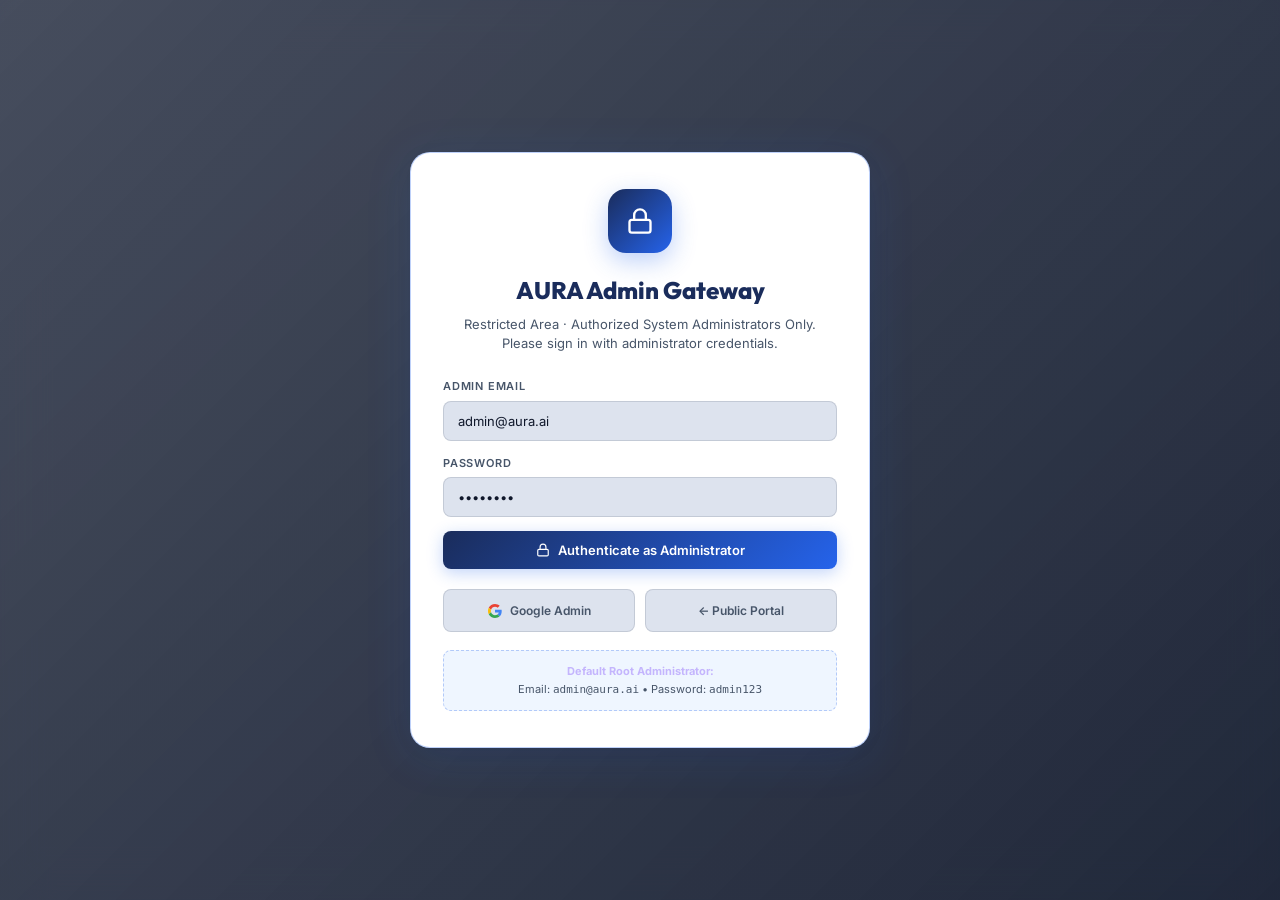
<file: frontend/admin.html>
<!DOCTYPE html>
<html lang="en">

<head>
  <meta charset="UTF-8">
  <meta name="viewport" content="width=device-width, initial-scale=1.0">
  <meta name="description"
    content="AURA Admin Control Center — System governance, user management, and AI pipeline orchestration.">
  <title>AURA Admin Control Center | Exclusive Administrator Portal</title>

  <!-- Immediate pre-render authentication check: Eliminates gatekeeper flash for logged-in admins -->
  <script>
    (function () {
      try {
        const stored = localStorage.getItem('aura_user');
        if (stored) {
          const user = JSON.parse(stored);
          if (user && user.role === 'admin') {
            document.documentElement.classList.add('admin-authorized');
          }
        }
      } catch (e) { }
    })();
  </script>

  <!-- Google Fonts -->
  <link rel="preconnect" href="https://fonts.googleapis.com">
  <link rel="preconnect" href="https://fonts.gstatic.com" crossorigin>
  <link
    href="https://fonts.googleapis.com/css2?family=Inter:wght@300;400;500;600;700&family=Outfit:wght@500;600;700;800;900&display=swap"
    rel="stylesheet">

  <style>
    *,
    *::before,
    *::after {
      box-sizing: border-box;
      margin: 0;
      padding: 0;
    }

    :root {
      --bg-base:        #e9edf5;
      --bg-surface:     #dde3ee;
      --bg-card:        #ffffff;
      --bg-card-hover:  #f4f7fb;
      --border:         rgba(15,23,42,0.12);
      --border-accent:  rgba(37,99,235,0.30);

      --accent-violet:  #4f46e5;
      --accent-pink:    #db2777;
      --accent-cyan:    #0d9488;
      --accent-amber:   #b45309;
      --accent-emerald: #059669;
      --accent-red:     #dc2626;

      --navy:           #1a2c5b;
      --blue:           #2563eb;
      --blue-light:     #3b82f6;
      --blue-pale:      #eff6ff;

      --grad-hero:      linear-gradient(135deg, #1a2c5b 0%, #2563eb 60%, #0d9488 100%);
      --grad-admin:     linear-gradient(135deg, #1a2c5b 0%, #2563eb 100%);
      --grad-dark:      linear-gradient(180deg, #ffffff 0%, #f1f4f9 100%);

      --text-primary:   #0f172a;
      --text-secondary: #475569;
      --text-muted:     #94a3b8;

      --radius-sm: 8px;
      --radius-md: 14px;
      --radius-lg: 20px;
      --transition: 0.25s cubic-bezier(0.4, 0, 0.2, 1);
    }

    body {
      font-family: 'Inter', system-ui, sans-serif;
      background: var(--bg-base);
      color: var(--text-primary);
      line-height: 1.6;
      min-height: 100vh;
      overflow-x: hidden;
    }

    /* Force light text on dark surfaces */
    .admin-header, .gate-card, .modal-box, .modal-content.profile-modal-content {
      color: var(--text-primary);
    }

    /* Scrollbars */
    ::-webkit-scrollbar {
      width: 6px;
      height: 6px;
    }

    ::-webkit-scrollbar-track {
      background: var(--bg-base);
    }

    ::-webkit-scrollbar-thumb {
      background: var(--border-accent);
      border-radius: 99px;
    }

    /* ========================================================= */
    /* GATEKEEPER LOCK SCREEN (Shown to non-admin or logged-out) */
    /* ========================================================= */
    #gatekeeperOverlay {
      position: fixed;
      inset: 0;
      z-index: 999;
      background: linear-gradient(135deg, rgba(15, 23, 42, 0.75) 0%, rgba(15, 23, 42, 0.92) 100%);
      backdrop-filter: blur(24px);
      display: none;
      /* Hidden by default to eliminate flash */
      align-items: center;
      justify-content: center;
      padding: 24px;
    }

    body.show-gatekeeper #gatekeeperOverlay {
      display: flex !important;
    }

    .gate-card {
      width: 100%;
      max-width: 460px;
      background: var(--bg-card);
      border: 1px solid var(--border-accent);
      border-radius: var(--radius-lg);
      padding: 36px 32px;
      box-shadow: 0 8px 48px rgba(37,99,235,0.12), 0 2px 16px rgba(0,0,0,0.06);
      text-align: center;
      animation: gatePop 0.4s cubic-bezier(0.16, 1, 0.3, 1) forwards;
    }

    @keyframes gatePop {
      from {
        opacity: 0;
        transform: scale(0.95) translateY(20px);
      }

      to {
        opacity: 1;
        transform: scale(1) translateY(0);
      }
    }

    .gate-icon {
      width: 64px;
      height: 64px;
      border-radius: 18px;
      background: var(--grad-admin);
      border: none;
      display: flex;
      align-items: center;
      justify-content: center;
      margin: 0 auto 18px;
      box-shadow: 0 8px 24px rgba(37,99,235,0.30);
      color: #fff;
    }

    .gate-title {
      font-family: 'Outfit', sans-serif;
      font-size: 24px;
      font-weight: 800;
      color: var(--navy);
      margin-bottom: 6px;
    }

    .gate-subtitle {
      font-size: 13px;
      color: var(--text-secondary);
      margin-bottom: 24px;
      line-height: 1.5;
    }

    .gate-alert {
      padding: 10px 14px;
      background: rgba(239, 68, 68, 0.15);
      border: 1px solid rgba(239, 68, 68, 0.3);
      border-radius: var(--radius-sm);
      color: #ef4444;
      font-size: 12px;
      margin-bottom: 18px;
      text-align: left;
      display: none;
    }

    /* Forms */
    .gate-form {
      text-align: left;
      margin-bottom: 20px;
    }

    .fg {
      margin-bottom: 14px;
    }

    .flabel {
      display: block;
      font-size: 11px;
      font-weight: 600;
      text-transform: uppercase;
      color: var(--text-secondary);
      letter-spacing: 0.8px;
      margin-bottom: 5px;
    }

    .finput {
      width: 100%;
      padding: 11px 14px;
      background: var(--bg-surface);
      border: 1px solid var(--border);
      border-radius: var(--radius-sm);
      color: var(--text-primary);
      font-family: 'Inter', sans-serif;
      font-size: 13px;
      outline: none;
      transition: var(--transition);
    }

    .finput:focus {
      border-color: var(--blue);
      box-shadow: 0 0 0 3px rgba(37,99,235,0.12);
      background: #fff;
    }

    .btn {
      display: inline-flex;
      align-items: center;
      justify-content: center;
      gap: 8px;
      padding: 11px 20px;
      border-radius: var(--radius-sm);
      font-family: 'Inter', sans-serif;
      font-size: 13px;
      font-weight: 600;
      cursor: pointer;
      border: none;
      transition: var(--transition);
      text-decoration: none;
    }

    .btn-admin {
      width: 100%;
      background: var(--grad-admin);
      color: #fff;
      box-shadow: 0 4px 16px rgba(37,99,235,0.28);
    }

    .btn-admin:hover {
      transform: translateY(-2px);
      box-shadow: 0 8px 28px rgba(37,99,235,0.40);
    }

    .btn-secondary {
      background: var(--bg-surface);
      border: 1px solid var(--border);
      color: var(--text-secondary);
    }

    .btn-secondary:hover {
      background: var(--blue-pale);
      color: var(--navy);
      border-color: var(--border-accent);
    }

    .btn-danger {
      background: rgba(220, 38, 38, 0.08);
      border: 1px solid rgba(220, 38, 38, 0.25);
      color: var(--accent-red);
    }

    .btn-danger:hover {
      background: rgba(220, 38, 38, 0.15);
    }

    .gate-quick {
      margin-top: 18px;
      padding: 12px;
      background: var(--blue-pale);
      border: 1px dashed rgba(37,99,235,0.30);
      border-radius: var(--radius-sm);
      font-size: 11px;
      color: var(--text-secondary);
    }

    /* ========================================================= */
    /* MAIN ADMIN DASHBOARD (Revealed only to verified admins) */
    /* ========================================================= */
    #adminDashboard {
      display: none;
      max-width: 1400px;
      margin: 0 auto;
      padding: 24px;
    }

    /* Immediate seamless display for authorized administrators */
    html.admin-authorized #adminDashboard {
      display: block !important;
    }

    html.admin-authorized #gatekeeperOverlay {
      display: none !important;
    }

    /* Admin Top Header (Dark Luxury Bar) */
    .admin-header {
      display: flex;
      align-items: center;
      justify-content: space-between;
      padding: 16px 24px;
      background: #0f172a;
      border: 1px solid rgba(255, 255, 255, 0.12);
      border-radius: var(--radius-md);
      margin-bottom: 24px;
      gap: 16px;
      flex-wrap: wrap;
      position: relative;
      z-index: 100;
      box-shadow: 0 4px 20px rgba(0,0,0,0.25);
    }

    .brand-group {
      display: flex;
      align-items: center;
      gap: 14px;
    }

    .admin-logo {
      width: 42px;
      height: 42px;
      border-radius: 12px;
      background: var(--grad-admin);
      display: flex;
      align-items: center;
      justify-content: center;
      color: #fff;
      box-shadow: 0 4px 14px rgba(37,99,235,0.30);
    }

    .brand-title h1 {
      font-family: 'Outfit', sans-serif;
      font-size: 20px;
      font-weight: 800;
      color: #ffffff;
      display: flex;
      align-items: center;
      gap: 10px;
    }

    .badge-admin {
      font-size: 10px;
      padding: 3px 8px;
      background: rgba(37,99,235,0.20);
      border: 1px solid rgba(96,165,250,0.35);
      border-radius: 99px;
      color: #93c5fd;
      letter-spacing: 0.8px;
    }

    .brand-title p {
      font-size: 12px;
      color: #94a3b8;
    }

    .header-controls {
      display: flex;
      align-items: center;
      gap: 12px;
      flex-wrap: wrap;
    }

    .status-pill {
      display: inline-flex;
      align-items: center;
      gap: 6px;
      padding: 6px 12px;
      background: rgba(5,150,105,0.10);
      border: 1px solid rgba(5,150,105,0.25);
      border-radius: 99px;
      font-size: 12px;
      color: #059669;
      font-weight: 500;
    }

    .pulse-dot {
      width: 7px;
      height: 7px;
      border-radius: 50%;
      background: #059669;
      box-shadow: 0 0 6px rgba(5,150,105,0.5);
      animation: pulse 2s infinite;
    }

    @keyframes pulse {

      0%,
      100% {
        opacity: 1;
      }

      50% {
        opacity: 0.3;
      }
    }

    /* Profile Dropdown Component */
    .profile-dropdown-wrapper {
      position: relative;
      z-index: 500;
    }

    .profile-trigger {
      display: flex;
      align-items: center;
      gap: 10px;
      padding: 6px 14px 6px 6px;
      background: rgba(255, 255, 255, 0.08);
      border: 1px solid rgba(255, 255, 255, 0.15);
      border-radius: 9999px;
      cursor: pointer;
      transition: all var(--transition);
      color: #ffffff;
      font-family: 'Inter', system-ui, sans-serif;
    }

    .profile-trigger:hover {
      background: rgba(255, 255, 255, 0.16);
      border-color: rgba(255, 255, 255, 0.30);
      box-shadow: 0 2px 10px rgba(0,0,0,0.3);
    }

    .profile-dropdown-wrapper.active .profile-trigger {
      background: rgba(255, 255, 255, 0.20);
      border-color: rgba(96, 165, 250, 0.5);
    }

    .profile-name {
      font-size: 13px;
      font-weight: 600;
      max-width: 120px;
      overflow: hidden;
      text-overflow: ellipsis;
      white-space: nowrap;
      color: #ffffff;
    }

    .profile-chevron {
      color: #94a3b8;
      transition: transform 0.25s ease;
      flex-shrink: 0;
    }

    .profile-dropdown-wrapper.active .profile-chevron {
      transform: rotate(180deg);
      color: var(--accent-violet);
    }

    .profile-dropdown {
      position: absolute;
      top: calc(100% + 10px);
      right: 0;
      width: 280px;
      background: #ffffff;
      backdrop-filter: blur(20px);
      -webkit-backdrop-filter: blur(20px);
      border: 1px solid var(--border);
      border-radius: var(--radius-md);
      box-shadow: 0 8px 40px rgba(0,0,0,0.12), 0 2px 8px rgba(0,0,0,0.06);
      opacity: 0;
      visibility: hidden;
      transform: translateY(-8px) scale(0.97);
      transition: all 0.25s cubic-bezier(0.16, 1, 0.3, 1);
      pointer-events: none;
      overflow: hidden;
      z-index: 1000;
    }

    .profile-dropdown.open {
      opacity: 1;
      visibility: visible;
      transform: translateY(0) scale(1);
      pointer-events: auto;
    }

    .profile-dropdown-header {
      display: flex;
      align-items: center;
      gap: 14px;
      padding: 18px 18px 14px;
      background: linear-gradient(135deg, rgba(37,99,235,0.07) 0%, rgba(13,148,136,0.05) 100%);
    }

    .dropdown-avatar {
      width: 46px;
      height: 46px;
      border-radius: 50%;
      object-fit: cover;
      border: 2px solid rgba(139, 92, 246, 0.5);
      box-shadow: 0 4px 12px rgba(0, 0, 0, 0.3);
    }

    .dropdown-user-info {
      display: flex;
      flex-direction: column;
      gap: 2px;
      min-width: 0;
    }

    .dropdown-user-name {
      font-family: 'Outfit', sans-serif;
      font-size: 15px;
      font-weight: 700;
      color: var(--navy);
      white-space: nowrap;
      overflow: hidden;
      text-overflow: ellipsis;
    }

    .dropdown-user-email {
      font-size: 11.5px;
      color: var(--text-secondary);
      white-space: nowrap;
      overflow: hidden;
      text-overflow: ellipsis;
    }

    .dropdown-role-badge {
      display: flex;
      align-items: center;
      gap: 8px;
      margin: 10px 18px;
      padding: 6px 12px;
      border-radius: 9999px;
      background: var(--blue-pale);
      border: 1px solid rgba(37,99,235,0.25);
      font-size: 11.5px;
      font-weight: 600;
      color: var(--blue);
      width: fit-content;
    }

    .role-dot {
      width: 7px;
      height: 7px;
      border-radius: 50%;
      background: var(--blue);
      box-shadow: 0 0 6px rgba(37,99,235,0.4);
      animation: dotPulse 2s ease-in-out infinite;
    }

    @keyframes dotPulse {

      0%,
      100% {
        opacity: 1;
      }

      50% {
        opacity: 0.5;
      }
    }

    .dropdown-divider {
      height: 1px;
      background: var(--border);
      margin: 4px 0;
    }

    .dropdown-meta {
      padding: 10px 18px;
    }

    .dropdown-meta-item {
      display: flex;
      justify-content: space-between;
      align-items: center;
      padding: 5px 0;
    }

    .dropdown-meta-item .meta-label {
      font-size: 12px;
      color: var(--text-secondary);
    }

    .dropdown-meta-item .meta-value {
      font-size: 12px;
      font-weight: 600;
      color: var(--navy);
    }

    .dropdown-action-item {
      display: flex;
      align-items: center;
      gap: 10px;
      width: 100%;
      padding: 12px 18px;
      font-family: 'Inter', system-ui, sans-serif;
      font-size: 13px;
      font-weight: 500;
      color: var(--text-secondary);
      background: none;
      border: none;
      cursor: pointer;
      transition: all var(--transition);
      text-decoration: none;
      box-sizing: border-box;
    }

    .dropdown-action-item:hover {
      background: var(--blue-pale);
      color: var(--navy);
    }

    .dropdown-action-item span {
      font-size: 15px;
    }

    .dropdown-logout {
      color: var(--accent-red);
      border-top: 1px solid var(--border);
    }

    .dropdown-logout:hover {
      background: rgba(220,38,38,0.06);
      color: var(--accent-red);
    }

    /* Initials Avatar System */
    .avatar-container {
      display: flex;
      align-items: center;
      justify-content: center;
      border-radius: 50%;
      overflow: hidden;
      flex-shrink: 0;
    }

    .avatar-initial {
      color: #ffffff;
      font-family: 'Outfit', sans-serif;
      font-weight: 700;
      text-transform: uppercase;
      line-height: 1;
      user-select: none;
    }

    .profile-avatar.avatar-container {
      width: 30px;
      height: 30px;
      border: 2px solid rgba(255, 255, 255, 0.2);
    }

    .profile-avatar .avatar-initial {
      font-size: 13px;
    }

    .dropdown-avatar.avatar-container {
      width: 46px;
      height: 46px;
      border: 2px solid rgba(139, 92, 246, 0.5);
      box-shadow: 0 4px 12px rgba(0, 0, 0, 0.3);
    }

    .dropdown-avatar .avatar-initial {
      font-size: 19px;
    }

    /* Edit Profile Modal Styles */
    .modal-overlay {
      position: fixed;
      inset: 0;
      width: 100vw;
      height: 100vh;
      background: rgba(0, 0, 0, 0.75);
      backdrop-filter: blur(16px);
      -webkit-backdrop-filter: blur(16px);
      display: none;
      align-items: center;
      justify-content: center;
      z-index: 10000;
      padding: 20px;
    }

    .modal-overlay.active {
      display: flex;
    }

    .modal-content.profile-modal-content {
      background: #ffffff;
      border: 1px solid var(--border);
      border-radius: var(--radius-lg);
      padding: 28px;
      width: 100%;
      max-width: 480px;
      box-shadow: 0 8px 40px rgba(0,0,0,0.12);
      animation: gatePop 0.3s cubic-bezier(0.16, 1, 0.3, 1) forwards;
    }

    .modal-header {
      display: flex;
      justify-content: space-between;
      align-items: center;
      margin-bottom: 20px;
    }

    .modal-header h3 {
      font-family: 'Outfit', sans-serif;
      font-size: 20px;
      color: var(--navy);
    }

    .close-btn {
      background: none;
      border: none;
      font-size: 24px;
      color: var(--text-secondary);
      cursor: pointer;
      line-height: 1;
    }

    .close-btn:hover {
      color: var(--navy);
    }

    .profile-edit-avatar-section {
      display: flex;
      flex-direction: column;
      align-items: center;
      gap: 10px;
      margin-bottom: 22px;
    }

    .edit-avatar-preview {
      width: 90px;
      height: 90px;
      border-radius: 50%;
      border: 3px solid rgba(139, 92, 246, 0.4);
      box-shadow: 0 4px 20px rgba(139, 92, 246, 0.25);
      transition: transform 0.2s ease;
    }

    .edit-avatar-preview .avatar-initial {
      font-size: 36px;
    }

    .edit-avatar-preview:hover {
      transform: scale(1.05);
    }

    .avatar-upload-actions {
      display: flex;
      gap: 8px;
      align-items: center;
    }

    .btn-upload {
      display: inline-flex;
      align-items: center;
      gap: 6px;
      padding: 7px 16px;
      background: rgba(139, 92, 246, 0.15);
      border: 1px solid rgba(139, 92, 246, 0.35);
      border-radius: 9999px;
      color: #c4b5fd;
      font-size: 12.5px;
      font-weight: 600;
      cursor: pointer;
      transition: all var(--transition);
    }

    .btn-upload:hover {
      background: rgba(139, 92, 246, 0.25);
      border-color: rgba(139, 92, 246, 0.6);
      transform: translateY(-1px);
    }

    .btn-remove-avatar {
      display: inline-flex;
      align-items: center;
      gap: 6px;
      padding: 7px 14px;
      background: rgba(239, 68, 68, 0.1);
      border: 1px solid rgba(239, 68, 68, 0.25);
      border-radius: 9999px;
      color: #f87171;
      font-size: 12.5px;
      font-weight: 500;
      cursor: pointer;
      transition: all var(--transition);
    }

    .btn-remove-avatar:hover {
      background: rgba(239, 68, 68, 0.2);
      border-color: rgba(239, 68, 68, 0.5);
      color: #ef4444;
    }

    .avatar-upload-hint {
      font-size: 11px;
      color: var(--text-muted);
    }

    .profile-form-group {
      margin-bottom: 16px;
    }

    .profile-form-group label {
      display: block;
      font-size: 12px;
      font-weight: 600;
      color: var(--text-secondary);
      margin-bottom: 6px;
      text-transform: uppercase;
      letter-spacing: 0.3px;
    }

    .profile-input {
      width: 100%;
      padding: 11px 14px;
      background: var(--bg-surface);
      border: 1px solid var(--border);
      border-radius: var(--radius-sm);
      color: var(--text-primary);
      font-family: 'Inter', system-ui, sans-serif;
      font-size: 14px;
      outline: none;
      transition: all var(--transition);
      box-sizing: border-box;
    }

    .profile-input:focus {
      border-color: var(--blue);
      box-shadow: 0 0 0 3px rgba(37,99,235,0.12);
      background: #fff;
    }

    .profile-input::placeholder {
      color: var(--text-muted);
    }

    .profile-form-divider {
      display: flex;
      align-items: center;
      gap: 12px;
      margin: 22px 0 16px;
    }

    .profile-form-divider::before,
    .profile-form-divider::after {
      content: '';
      flex: 1;
      height: 1px;
      background: var(--border);
    }

    .profile-form-divider span {
      font-size: 11.5px;
      color: var(--text-muted);
      font-weight: 500;
      white-space: nowrap;
    }

    .profile-edit-error {
      display: none;
      padding: 10px 14px;
      background: rgba(239, 68, 68, 0.12);
      border: 1px solid rgba(239, 68, 68, 0.3);
      border-radius: var(--radius-sm);
      color: #f87171;
      font-size: 13px;
      margin-bottom: 14px;
    }

    .profile-edit-success {
      display: none;
      padding: 10px 14px;
      background: rgba(16, 185, 129, 0.12);
      border: 1px solid rgba(16, 185, 129, 0.3);
      border-radius: var(--radius-sm);
      color: #34d399;
      font-size: 13px;
      margin-bottom: 14px;
    }

    .profile-form-actions {
      display: flex;
      justify-content: flex-end;
      gap: 10px;
      margin-top: 8px;
    }

    .spinner {
      display: inline-block;
      width: 14px;
      height: 14px;
      border: 2px solid rgba(255, 255, 255, 0.3);
      border-top-color: #fff;
      border-radius: 50%;
      animation: spinRotate 0.6s linear infinite;
      vertical-align: middle;
      margin-right: 6px;
    }

    @keyframes spinRotate {
      to {
        transform: rotate(360deg);
      }
    }

    /* Upload Dropzone & History Styling */
    .upload-dropzone {
      border: 2px dashed rgba(37,99,235,0.30);
      background: var(--blue-pale);
      border-radius: var(--radius-md);
      padding: 32px 24px;
      text-align: center;
      cursor: pointer;
      transition: all var(--transition);
      margin-bottom: 24px;
    }

    .upload-dropzone:hover,
    .upload-dropzone.dragover {
      border-color: var(--blue);
      background: rgba(37,99,235,0.08);
      box-shadow: 0 4px 16px rgba(37,99,235,0.12);
      transform: translateY(-1px);
    }

    .upload-dropzone-icon {
      font-size: 36px;
      margin-bottom: 10px;
    }

    .upload-dropzone.processing {
      pointer-events: none;
      border-color: rgba(37,99,235,0.6);
      background: rgba(37,99,235,0.06);
      cursor: wait;
    }

    .ai-spinner-container {
      display: flex;
      flex-direction: column;
      align-items: center;
      justify-content: center;
      padding: 16px;
      text-align: center;
    }

    .ai-spinner-ring {
      width: 60px;
      height: 60px;
      position: relative;
      margin-bottom: 16px;
    }

    .ai-spinner-circle {
      position: absolute;
      inset: 0;
      border-radius: 50%;
      border: 4px solid rgba(37,99,235,0.15);
      border-top-color: #2563eb;
      border-right-color: #0d9488;
      animation: spinRing 1.1s cubic-bezier(0.6, 0.05, 0.4, 0.95) infinite;
      box-shadow: 0 0 16px rgba(37,99,235,0.20);
    }

    .ai-spinner-circle-inner {
      position: absolute;
      inset: 8px;
      border-radius: 50%;
      border: 3px solid rgba(79,70,229,0.15);
      border-bottom-color: #4f46e5;
      border-left-color: #2563eb;
      animation: spinRingReverse 0.85s linear infinite;
    }

    .ai-spinner-core {
      position: absolute;
      inset: 20px;
      border-radius: 50%;
      background: radial-gradient(circle, rgba(37,99,235,0.6) 0%, rgba(13,148,136,0.2) 60%, transparent 100%);
      animation: pulseCore 1.6s ease-in-out infinite;
    }

    @keyframes spinRing {
      0% {
        transform: rotate(0deg);
      }

      100% {
        transform: rotate(360deg);
      }
    }

    @keyframes spinRingReverse {
      0% {
        transform: rotate(360deg);
      }

      100% {
        transform: rotate(0deg);
      }
    }

    @keyframes pulseCore {

      0%,
      100% {
        transform: scale(0.7);
        opacity: 0.5;
      }

      50% {
        transform: scale(1.2);
        opacity: 1;
      }
    }

    .ai-spinner-title {
      font-family: 'Outfit', sans-serif;
      font-size: 15px;
      font-weight: 700;
      color: var(--navy);
      margin-bottom: 5px;
    }

    .ai-spinner-sub {
      font-size: 12px;
      color: var(--text-secondary);
      max-width: 380px;
      line-height: 1.45;
    }

    .ai-spinner-progress {
      width: 100%;
      max-width: 240px;
      height: 4px;
      background: rgba(37,99,235,0.12);
      border-radius: 999px;
      margin-top: 14px;
      overflow: hidden;
      position: relative;
    }

    .ai-spinner-progress-bar {
      position: absolute;
      top: 0;
      left: 0;
      height: 100%;
      width: 45%;
      background: linear-gradient(90deg, #2563eb, #0d9488, #4f46e5);
      border-radius: 999px;
      animation: progressGlide 1.4s ease-in-out infinite;
    }

    @keyframes progressGlide {
      0% {
        left: -45%;
        width: 30%;
      }

      50% {
        width: 60%;
      }

      100% {
        left: 100%;
        width: 30%;
      }
    }

    .schema-pill {
      display: inline-block;
      font-size: 11px;
      font-family: monospace;
      padding: 3px 8px;
      background: var(--blue-pale);
      border: 1px solid rgba(37,99,235,0.18);
      border-radius: 4px;
      color: var(--blue);
      margin: 2px 3px 2px 0;
      white-space: nowrap;
    }

    .badge-status {
      display: inline-flex;
      align-items: center;
      gap: 5px;
      padding: 3px 9px;
      border-radius: 99px;
      font-size: 11px;
      font-weight: 600;
      letter-spacing: 0.3px;
    }

    .badge-success {
      background: rgba(5,150,105,0.10);
      color: var(--accent-emerald);
      border: 1px solid rgba(5,150,105,0.25);
    }

    .badge-failed {
      background: rgba(220,38,38,0.08);
      color: var(--accent-red);
      border: 1px solid rgba(220,38,38,0.22);
    }

    /* KPI Summary Stats */
    .kpi-row {
      display: grid;
      grid-template-columns: repeat(auto-fit, minmax(220px, 1fr));
      gap: 16px;
      margin-bottom: 28px;
    }

    .kpi-card {
      background: var(--bg-card);
      border: 1px solid var(--border);
      border-radius: var(--radius-md);
      padding: 20px;
      display: flex;
      align-items: flex-start;
      gap: 16px;
      transition: var(--transition);
      position: relative;
      overflow: hidden;
      box-shadow: 0 2px 8px rgba(0,0,0,0.04);
    }

    .kpi-card::after {
      content: '';
      position: absolute;
      top: 0;
      left: 0;
      right: 0;
      height: 3px;
      background: var(--grad-admin);
      opacity: 0;
      transition: opacity var(--transition);
    }

    .kpi-card:hover {
      transform: translateY(-2px);
      border-color: var(--border-accent);
      box-shadow: 0 6px 20px rgba(37,99,235,0.10);
    }

    .kpi-card:hover::after {
      opacity: 1;
    }

    .kpi-icon {
      width: 44px;
      height: 44px;
      border-radius: 12px;
      display: flex;
      align-items: center;
      justify-content: center;
      font-size: 20px;
      flex-shrink: 0;
    }

    .kpi-num {
      font-family: 'Outfit', sans-serif;
      font-size: 28px;
      font-weight: 800;
      line-height: 1;
      margin: 4px 0 2px;
      color: var(--navy);
    }

    .kpi-label {
      font-size: 12px;
      color: var(--text-secondary);
      text-transform: uppercase;
      letter-spacing: 0.6px;
      font-weight: 600;
    }

    /* Admin Tabs */
    .admin-nav-tabs {
      display: flex;
      gap: 8px;
      border-bottom: 2px solid var(--border);
      margin-bottom: 24px;
      padding-bottom: 0;
      overflow-x: auto;
    }

    .admin-tab {
      padding: 10px 18px;
      border-radius: 0;
      background: transparent;
      border: none;
      border-bottom: 2px solid transparent;
      margin-bottom: -2px;
      color: var(--text-secondary);
      font-family: 'Inter', sans-serif;
      font-size: 13px;
      font-weight: 600;
      cursor: pointer;
      display: flex;
      align-items: center;
      gap: 8px;
      transition: var(--transition);
      white-space: nowrap;
    }

    .admin-tab.active {
      background: transparent;
      color: var(--blue);
      border-bottom-color: var(--blue);
    }

    .admin-tab:hover:not(.active) {
      color: var(--navy);
      background: var(--bg-surface);
    }

    /* Tab Panels */
    .tab-panel {
      display: none;
    }

    .tab-panel.active {
      display: block;
      animation: tabFade 0.3s ease;
    }

    @keyframes tabFade {
      from {
        opacity: 0;
        transform: translateY(6px);
      }

      to {
        opacity: 1;
        transform: translateY(0);
      }
    }

    /* Tables */
    .data-table-card {
      background: var(--bg-card);
      border: 1px solid var(--border);
      border-radius: var(--radius-md);
      overflow: hidden;
      box-shadow: 0 2px 12px rgba(0,0,0,0.06);
    }

    .table-topbar {
      padding: 16px 20px;
      border-bottom: 1px solid var(--border);
      display: flex;
      align-items: center;
      justify-content: space-between;
      gap: 16px;
      flex-wrap: wrap;
    }

    .table-title {
      font-family: 'Outfit', sans-serif;
      font-size: 16px;
      font-weight: 700;
      color: var(--navy);
    }

    .table-wrapper {
      width: 100%;
      overflow-x: auto;
    }

    table {
      width: 100%;
      border-collapse: collapse;
      text-align: left;
      font-size: 13px;
    }

    th {
      padding: 12px 18px;
      background: var(--bg-surface);
      color: var(--text-secondary);
      font-size: 11px;
      font-weight: 600;
      text-transform: uppercase;
      letter-spacing: 0.8px;
      border-bottom: 1px solid var(--border);
    }

    td {
      padding: 14px 18px;
      border-bottom: 1px solid var(--border);
      color: var(--text-primary);
      vertical-align: middle;
    }

    tr:hover td {
      background: var(--blue-pale);
    }

    .role-badge {
      display: inline-flex;
      align-items: center;
      gap: 4px;
      padding: 3px 8px;
      border-radius: 99px;
      font-size: 11px;
      font-weight: 700;
      letter-spacing: 0.5px;
    }

    .role-admin {
      background: var(--blue-pale);
      color: var(--blue);
      border: 1px solid rgba(37,99,235,0.30);
    }

    .role-user {
      background: rgba(13,148,136,0.08);
      color: var(--accent-cyan);
      border: 1px solid rgba(13,148,136,0.25);
    }

    /* Add User & Add Product Forms */
    .form-grid {
      display: grid;
      grid-template-columns: repeat(auto-fit, minmax(280px, 1fr));
      gap: 16px;
      padding: 20px;
    }

    /* Terminal Console */
    .terminal-box {
      background: #0f1729;
      border: 1px solid rgba(37,99,235,0.20);
      border-radius: var(--radius-sm);
      padding: 16px;
      font-family: 'Courier New', Courier, monospace;
      font-size: 12px;
      color: #34d399;
      height: 220px;
      overflow-y: auto;
      line-height: 1.5;
    }

    .term-line {
      margin-bottom: 4px;
    }

    .term-time {
      color: #565f76;
      margin-right: 8px;
    }

    /* Toast Notification */
    #adminToast {
      position: fixed;
      bottom: 24px;
      right: 24px;
      z-index: 1000;
      padding: 12px 20px;
      border-radius: var(--radius-sm);
      font-size: 13px;
      font-weight: 500;
      display: none;
      box-shadow: 0 4px 20px rgba(0,0,0,0.15);
      animation: slideUp 0.3s ease;
    }

    @keyframes slideUp {
      from {
        opacity: 0;
        transform: translateY(16px);
      }

      to {
        opacity: 1;
        transform: translateY(0);
      }
    }

    /* Modal for New User */
    .modal-backdrop {
      position: fixed;
      inset: 0;
      z-index: 800;
      background: rgba(0, 0, 0, 0.75);
      backdrop-filter: blur(12px);
      display: none;
      align-items: center;
      justify-content: center;
      padding: 20px;
    }

    .modal-box {
      width: 100%;
      max-width: 480px;
      background: #ffffff;
      border: 1px solid var(--border);
      border-radius: var(--radius-md);
      padding: 28px;
      box-shadow: 0 8px 40px rgba(0,0,0,0.12);
    }
  </style>
</head>

<body>

  <!-- ========================================================= -->
  <!-- 1. GATEKEEPER LOCK SCREEN (Strict Admin Authentication)   -->
  <!-- ========================================================= -->
  <div id="gatekeeperOverlay" role="dialog" aria-modal="true">
    <div class="gate-card">
      <div class="gate-icon">
        <svg width="28" height="28" viewBox="0 0 24 24" fill="none" stroke="currentColor" stroke-width="2" stroke-linecap="round" stroke-linejoin="round"><rect x="3" y="11" width="18" height="11" rx="2" ry="2"/><path d="M7 11V7a5 5 0 0110 0v4"/></svg>
      </div>
      <h2 class="gate-title">AURA Admin Gateway</h2>
      <p class="gate-subtitle">Restricted Area · Authorized System Administrators Only.<br>Please sign in with
        administrator credentials.</p>

      <div class="gate-alert" id="gateAlert"></div>

      <form class="gate-form" id="gateLoginForm" novalidate>
        <div class="fg">
          <label class="flabel" for="gateEmail">Admin Email</label>
          <input type="email" id="gateEmail" class="finput" placeholder="admin@aura.ai" value="admin@aura.ai" required>
        </div>
        <div class="fg">
          <label class="flabel" for="gatePwd">Password</label>
          <input type="password" id="gatePwd" class="finput" placeholder="Enter admin password" value="admin123"
            required>
        </div>
        <button type="submit" class="btn btn-admin" id="gateSubmitBtn">
          <svg width="14" height="14" viewBox="0 0 24 24" fill="none" stroke="currentColor" stroke-width="2"><rect x="3" y="11" width="18" height="11" rx="2"/><path d="M7 11V7a5 5 0 0110 0v4"/></svg>
          Authenticate as Administrator
        </button>
      </form>

      <div style="display: flex; gap: 10px; margin-bottom: 16px;">
        <button type="button" class="btn btn-secondary" style="flex: 1; font-size: 12px;"
          onclick="quickGoogleAdminLogin()">
          <svg width="14" height="14" viewBox="0 0 48 48">
            <path fill="#EA4335"
              d="M24 9.5c3.54 0 6.71 1.22 9.21 3.6l6.85-6.85C35.9 2.38 30.47 0 24 0 14.62 0 6.51 5.38 2.56 13.22l7.98 6.19C12.43 13.72 17.74 9.5 24 9.5z" />
            <path fill="#4285F4"
              d="M46.98 24.55c0-1.57-.15-3.09-.38-4.55H24v9.02h12.94c-.58 2.96-2.26 5.48-4.78 7.18l7.73 6c4.51-4.18 7.09-10.36 7.09-17.65z" />
            <path fill="#FBBC05"
              d="M10.53 28.59c-.48-1.45-.76-2.99-.76-4.59s.27-3.14.76-4.59l-7.98-6.19C.92 16.46 0 20.12 0 24c0 3.88.92 7.54 2.56 10.78l7.97-6.19z" />
            <path fill="#34A853"
              d="M24 48c6.48 0 11.93-2.13 15.89-5.81l-7.73-6c-2.18 1.48-4.97 2.29-8.16 2.29-6.26 0-11.57-4.22-13.47-9.91l-7.98 6.19C6.51 42.62 14.62 48 24 48z" />
          </svg>
          Google Admin
        </button>
        <a href="index.html" class="btn btn-secondary" style="flex: 1; font-size: 12px;">
          ← Public Portal
        </a>
      </div>

      <div class="gate-quick">
        <strong style="color: #c4b5fd;">Default Root Administrator:</strong><br>
        Email: <code>admin@aura.ai</code> &bull; Password: <code>admin123</code>
      </div>
    </div>
  </div>

  <!-- ========================================================= -->
  <!-- 2. MAIN ADMIN DASHBOARD (Unlocked for Admins)             -->
  <!-- ========================================================= -->
  <main id="adminDashboard">

    <!-- Top Admin Header -->
    <header class="admin-header">
      <div class="brand-group">
        <div class="admin-logo">
          <svg width="22" height="22" viewBox="0 0 24 24" fill="none" stroke="currentColor" stroke-width="2.2" stroke-linecap="round" stroke-linejoin="round"><path d="M12 2L2 7l10 5 10-5-10-5z"/><path d="M2 17l10 5 10-5"/><path d="M2 12l10 5 10-5"/></svg>
        </div>
        <div class="brand-title">
          <h1>AURA Admin Control Center <span class="badge-admin">GOVERNANCE</span></h1>
          <p>System Telemetry &bull; User Privileges &bull; Catalog &amp; AI Engine Control</p>
        </div>
      </div>

      <div class="header-controls">
        <div class="status-pill">
          <span class="pulse-dot"></span> System Live &amp; Healthy
        </div>
        <a href="dashboard.html" class="btn btn-secondary" style="font-size: 12px;">
          <svg width="14" height="14" viewBox="0 0 24 24" fill="none" stroke="currentColor" stroke-width="2"><rect x="3" y="3" width="7" height="7"/><rect x="14" y="3" width="7" height="7"/><rect x="3" y="14" width="7" height="7"/><rect x="14" y="14" width="7" height="7"/></svg>
          Store Dashboard
        </a>
        <!-- Profile Dropdown -->
        <div class="profile-dropdown-wrapper" id="profileDropdownWrapper">
          <button class="profile-trigger" id="profileTriggerBtn" aria-haspopup="true" aria-expanded="false">
            <div id="adminAvatar" class="profile-avatar avatar-container"><span class="avatar-initial">A</span></div>
            <span id="adminNameDisplay" class="profile-name">Admin</span>
            <svg class="profile-chevron" width="14" height="14" viewBox="0 0 24 24" fill="none" stroke="currentColor"
              stroke-width="2.5" stroke-linecap="round" stroke-linejoin="round">
              <polyline points="6 9 12 15 18 9"></polyline>
            </svg>
          </button>
          <div class="profile-dropdown" id="profileDropdown">
            <div class="profile-dropdown-header">
              <div id="dropdownAvatar" class="dropdown-avatar avatar-container"><span class="avatar-initial">A</span>
              </div>
              <div class="dropdown-user-info">
                <span class="dropdown-user-name" id="dropdownUserName">Administrator</span>
                <span class="dropdown-user-email" id="dropdownUserEmail">admin@aura.ai</span>
              </div>
            </div>
            <div class="dropdown-role-badge role-admin" id="dropdownRoleBadge">
              <span class="role-dot"></span>
              <span id="dropdownRoleText">Administrator</span>
            </div>
            <div class="dropdown-divider"></div>
            <div class="dropdown-meta">
              <div class="dropdown-meta-item">
                <span class="meta-label">Member Since</span>
                <span class="meta-value" id="dropdownJoinDate">--</span>
              </div>
              <div class="dropdown-meta-item">
                <span class="meta-label">Session</span>
                <span class="meta-value" style="color: #059669;">Governance Active</span>
              </div>
            </div>
            <div class="dropdown-divider"></div>
            <button class="dropdown-action-item" id="editProfileBtn">
              <svg width="14" height="14" viewBox="0 0 24 24" fill="none" stroke="currentColor" stroke-width="2"><path d="M11 4H4a2 2 0 00-2 2v14a2 2 0 002 2h14a2 2 0 002-2v-7"/><path d="M18.5 2.5a2.121 2.121 0 013 3L12 15l-4 1 1-4 9.5-9.5z"/></svg>
              Edit Profile
            </button>
            <a href="dashboard.html" class="dropdown-action-item">
              <svg width="14" height="14" viewBox="0 0 24 24" fill="none" stroke="currentColor" stroke-width="2"><rect x="3" y="3" width="7" height="7"/><rect x="14" y="3" width="7" height="7"/><rect x="3" y="14" width="7" height="7"/><rect x="14" y="14" width="7" height="7"/></svg>
              Store Dashboard
            </a>
            <button class="dropdown-action-item dropdown-logout" onclick="adminLogout()">
              <svg width="14" height="14" viewBox="0 0 24 24" fill="none" stroke="currentColor" stroke-width="2"><path d="M9 21H5a2 2 0 01-2-2V5a2 2 0 012-2h4"/><polyline points="16 17 21 12 16 7"/><line x1="21" y1="12" x2="9" y2="12"/></svg>
              Sign Out
            </button>
          </div>
        </div>
      </div>
    </header>

    <!-- KPI Summary Grid -->
    <section class="kpi-row">
      <div class="kpi-card">
        <div class="kpi-icon" style="background: rgba(37,99,235,0.10); color: var(--blue);">
          <svg width="22" height="22" viewBox="0 0 24 24" fill="none" stroke="currentColor" stroke-width="2" stroke-linecap="round" stroke-linejoin="round"><path d="M17 21v-2a4 4 0 00-4-4H5a4 4 0 00-4 4v2"/><circle cx="9" cy="7" r="4"/><path d="M23 21v-2a4 4 0 00-3-3.87"/><path d="M16 3.13a4 4 0 010 7.75"/></svg>
        </div>
        <div>
          <div class="kpi-label">Registered Users</div>
          <div class="kpi-num" id="statUsers">--</div>
          <small style="color: var(--text-muted);" id="statAdminCount">-- Admins</small>
        </div>
      </div>

      <div class="kpi-card">
        <div class="kpi-icon" style="background: rgba(13,148,136,0.10); color: var(--accent-cyan);">
          <svg width="22" height="22" viewBox="0 0 24 24" fill="none" stroke="currentColor" stroke-width="2" stroke-linecap="round" stroke-linejoin="round"><path d="M21 16V8a2 2 0 00-1-1.73l-7-4a2 2 0 00-2 0l-7 4A2 2 0 003 8v8a2 2 0 001 1.73l7 4a2 2 0 002 0l7-4A2 2 0 0021 16z"/></svg>
        </div>
        <div>
          <div class="kpi-label">Catalog SKUs</div>
          <div class="kpi-num" id="statProducts">--</div>
          <small style="color: var(--text-muted);">Active in Database</small>
        </div>
      </div>

      <div class="kpi-card">
        <div class="kpi-icon" style="background: rgba(5,150,105,0.10); color: var(--accent-emerald);">
          <svg width="22" height="22" viewBox="0 0 24 24" fill="none" stroke="currentColor" stroke-width="2" stroke-linecap="round" stroke-linejoin="round"><line x1="18" y1="20" x2="18" y2="10"/><line x1="12" y1="20" x2="12" y2="4"/><line x1="6" y1="20" x2="6" y2="14"/></svg>
        </div>
        <div>
          <div class="kpi-label">Sales History Rows</div>
          <div class="kpi-num" id="statSales">--</div>
          <small style="color: var(--text-muted);">Trained Records</small>
        </div>
      </div>

      <div class="kpi-card">
        <div class="kpi-icon" style="background: rgba(220,38,38,0.08); color: var(--accent-red);">
          <svg width="22" height="22" viewBox="0 0 24 24" fill="none" stroke="currentColor" stroke-width="2" stroke-linecap="round" stroke-linejoin="round"><path d="M10.29 3.86L1.82 18a2 2 0 001.71 3h16.94a2 2 0 001.71-3L13.71 3.86a2 2 0 00-3.42 0z"/><line x1="12" y1="9" x2="12" y2="13"/><line x1="12" y1="17" x2="12.01" y2="17"/></svg>
        </div>
        <div>
          <div class="kpi-label">Urgent Stock Alerts</div>
          <div class="kpi-num" id="statAlerts">--</div>
          <small style="color: #f87171;">Breached Threshold</small>
        </div>
      </div>
    </section>

    <!-- Admin Navigation Tabs -->
    <nav class="admin-nav-tabs">
      <button class="admin-tab active" data-tab="tabUsers" onclick="switchAdminTab('tabUsers')">
        <svg width="14" height="14" viewBox="0 0 24 24" fill="none" stroke="currentColor" stroke-width="2"><path d="M17 21v-2a4 4 0 00-4-4H5a4 4 0 00-4 4v2"/><circle cx="9" cy="7" r="4"/></svg>
        User Management
      </button>
      <button class="admin-tab" data-tab="tabCatalog" onclick="switchAdminTab('tabCatalog')">
        <svg width="14" height="14" viewBox="0 0 24 24" fill="none" stroke="currentColor" stroke-width="2"><path d="M20.59 13.41l-7.17 7.17a2 2 0 01-2.83 0L2 12V2h10l8.59 8.59a2 2 0 010 2.82z"/><line x1="7" y1="7" x2="7.01" y2="7"/></svg>
        Catalog &amp; SKU Controls
      </button>
      <button class="admin-tab" data-tab="tabPipeline" onclick="switchAdminTab('tabPipeline')">
        <svg width="14" height="14" viewBox="0 0 24 24" fill="none" stroke="currentColor" stroke-width="2"><circle cx="12" cy="12" r="3"/><path d="M19.07 4.93a10 10 0 010 14.14M4.93 4.93a10 10 0 000 14.14"/></svg>
        AI Pipeline &amp; Retraining
      </button>
      <button class="admin-tab" data-tab="tabLogs" onclick="switchAdminTab('tabLogs')">
        <svg width="14" height="14" viewBox="0 0 24 24" fill="none" stroke="currentColor" stroke-width="2"><path d="M14 2H6a2 2 0 00-2 2v16a2 2 0 002 2h12a2 2 0 002-2V8z"/><polyline points="14 2 14 8 20 8"/></svg>
        Security &amp; Audit Trail
      </button>
      <button class="admin-tab" data-tab="tabUploads" onclick="switchAdminTab('tabUploads')">
        <svg width="14" height="14" viewBox="0 0 24 24" fill="none" stroke="currentColor" stroke-width="2"><path d="M21 15v4a2 2 0 01-2 2H5a2 2 0 01-2-2v-4"/><polyline points="17 8 12 3 7 8"/><line x1="12" y1="3" x2="12" y2="15"/></svg>
        CSV Upload History
      </button>
    </nav>

    <!-- ========================================================= -->
    <!-- TAB 1: USER MANAGEMENT                                    -->
    <!-- ========================================================= -->
    <section class="tab-panel active" id="tabUsers">
      <div class="data-table-card">
        <div class="table-topbar">
          <h2 class="table-title">Registered Accounts &amp; Access Controls</h2>
          <button class="btn btn-admin" style="width: auto; padding: 8px 16px; font-size: 12px;"
            onclick="openAddUserModal()">
            <svg width="14" height="14" viewBox="0 0 24 24" fill="none" stroke="currentColor" stroke-width="2"><line x1="12" y1="5" x2="12" y2="19"/><line x1="5" y1="12" x2="19" y2="12"/></svg>
            Provision New User
          </button>
        </div>
        <div class="table-wrapper">
          <table>
            <thead>
              <tr>
                <th>User</th>
                <th>Email Address</th>
                <th>Role</th>
                <th>Account Created</th>
                <th style="text-align: right;">Permissions &amp; Actions</th>
              </tr>
            </thead>
            <tbody id="usersTableBody">
              <tr>
                <td colspan="5" style="text-align: center; color: var(--text-secondary); padding: 24px;">Loading
                  users...</td>
              </tr>
            </tbody>
          </table>
        </div>
      </div>
    </section>

    <!-- ========================================================= -->
    <!-- TAB 2: CATALOG & SKU CONTROLS                             -->
    <!-- ========================================================= -->
    <section class="tab-panel" id="tabCatalog">
      <div class="data-table-card" style="margin-bottom: 24px;">
        <div class="table-topbar">
          <h2 class="table-title">Add New Product SKU to Inventory</h2>
          <span style="font-size: 12px; color: var(--text-muted);">Directly syncs to SQLite and models</span>
        </div>
        <form id="addProductForm" onsubmit="handleProductAdd(event)">
          <div class="form-grid">
            <div class="fg">
              <label class="flabel" for="pSku">SKU Code</label>
              <input type="text" id="pSku" class="finput" placeholder="e.g. TOP-008" required>
            </div>
            <div class="fg">
              <label class="flabel" for="pName">Product Name</label>
              <input type="text" id="pName" class="finput" placeholder="e.g. Silk Evening Blouse" required>
            </div>
            <div class="fg">
              <label class="flabel" for="pCategory">Category</label>
              <select id="pCategory" class="finput" required>
                <option value="Tops">Tops</option>
                <option value="Bottoms">Bottoms</option>
                <option value="Dresses">Dresses</option>
                <option value="Outerwear">Outerwear</option>
              </select>
            </div>
            <div class="fg">
              <label class="flabel" for="pSubcategory">Subcategory</label>
              <input type="text" id="pSubcategory" class="finput" placeholder="e.g. Blouses">
            </div>
            <div class="fg">
              <label class="flabel" for="pCost">Cost Price (LKR)</label>
              <input type="number" step="0.01" id="pCost" class="finput" placeholder="28.50" required>
            </div>
            <div class="fg">
              <label class="flabel" for="pRetail">Retail Price (LKR)</label>
              <input type="number" step="0.01" id="pRetail" class="finput" placeholder="69.99" required>
            </div>
            <div class="fg">
              <label class="flabel" for="pStock">Initial Physical Stock</label>
              <input type="number" id="pStock" class="finput" placeholder="120" required>
            </div>
            <div class="fg" style="display: flex; align-items: flex-end;">
              <button type="submit" class="btn btn-admin" style="height: 42px;">
                <svg width="14" height="14" viewBox="0 0 24 24" fill="none" stroke="currentColor" stroke-width="2"><path d="M19 21H5a2 2 0 01-2-2V5a2 2 0 012-2h11l5 5v11a2 2 0 01-2 2z"/><polyline points="17 21 17 13 7 13 7 21"/></svg>
                Save Product to Catalog
              </button>
            </div>
          </div>
        </form>
      </div>
    </section>

    <!-- ========================================================= -->
    <!-- TAB 3: AI PIPELINE & RETRAINING                           -->
    <!-- ========================================================= -->
    <section class="tab-panel" id="tabPipeline">
      <div class="data-table-card" style="margin-bottom: 24px;">
        <div class="table-topbar">
          <div>
            <h2 class="table-title">Forecasting, Machine Learning &amp; Storage Maintenance</h2>
            <p style="font-size: 12px; color: var(--text-secondary); margin-top: 3px;">Full server-side demand
              recalculation, data exports, and SQLite storage optimization.</p>
          </div>
          <div style="display: flex; gap: 8px; flex-wrap: wrap;">
            <button class="btn btn-secondary" style="font-size: 12px; padding: 7px 14px;" onclick="runDatabaseVacuum()">
              <svg width="13" height="13" viewBox="0 0 24 24" fill="none" stroke="currentColor" stroke-width="2"><polyline points="23 4 23 10 17 10"/><path d="M20.49 15a9 9 0 11-2.12-9.36L23 10"/></svg>
              Optimize DB (Vacuum)
            </button>
            <div style="display: inline-flex; gap: 6px;">
              <a href="#" id="exportReorderLink" class="btn btn-secondary"
                style="font-size: 12px; padding: 7px 12px; text-decoration: none;"
                onclick="triggerExport('reorder_recommendations')">
                <svg width="13" height="13" viewBox="0 0 24 24" fill="none" stroke="currentColor" stroke-width="2"><path d="M21 15v4a2 2 0 01-2 2H5a2 2 0 01-2-2v-4"/><polyline points="7 10 12 15 17 10"/><line x1="12" y1="15" x2="12" y2="3"/></svg>
                Export Alerts CSV
              </a>
              <a href="#" id="exportSalesLink" class="btn btn-secondary"
                style="font-size: 12px; padding: 7px 12px; text-decoration: none;"
                onclick="triggerExport('clean_sales')">
                <svg width="13" height="13" viewBox="0 0 24 24" fill="none" stroke="currentColor" stroke-width="2"><path d="M21 15v4a2 2 0 01-2 2H5a2 2 0 01-2-2v-4"/><polyline points="7 10 12 15 17 10"/><line x1="12" y1="15" x2="12" y2="3"/></svg>
                Export Sales CSV
              </a>
            </div>
            <button class="btn btn-admin" style="width: auto; padding: 7px 16px; font-size: 12px;"
              onclick="triggerPipelineRetrain()">
              <svg width="14" height="14" viewBox="0 0 24 24" fill="none" stroke="currentColor" stroke-width="2"><polygon points="5 3 19 12 5 21 5 3"/></svg>
              Run Full AI Retraining
            </button>
          </div>
        </div>
        <div style="padding: 20px;">
          <div class="terminal-box" id="adminTerminal">
            <div class="term-line"><span class="term-time">[SYSTEM]</span> Antigravity Fashion AI Orchestrator
              initialized.</div>
            <div class="term-line"><span class="term-time">[READY]</span> Model engines loaded: Prophet 1.1.5 &bull;
              scikit-learn 1.4.2 &bull; EOQ Safety Stock Engine.</div>
            <div class="term-line"><span class="term-time">[STATUS]</span> Database clothing.db online. Awaiting
              operator instruction...</div>
          </div>
        </div>
      </div>
    </section>

    <!-- ========================================================= -->
    <!-- TAB 4: AUDIT TRAIL                                        -->
    <!-- ========================================================= -->
    <section class="tab-panel" id="tabLogs">
      <div class="data-table-card">
        <div class="table-topbar">
          <h2 class="table-title">System Security &amp; Administrative Event Log</h2>
          <button class="btn btn-secondary" style="font-size: 12px; padding: 6px 14px;" onclick="loadAuditLogs()">
            <svg width="13" height="13" viewBox="0 0 24 24" fill="none" stroke="currentColor" stroke-width="2"><polyline points="23 4 23 10 17 10"/><path d="M20.49 15a9 9 0 11-2.12-9.36L23 10"/></svg>
            Refresh Logs
          </button>
        </div>
        <div class="table-wrapper">
          <table>
            <thead>
              <tr>
                <th>Timestamp</th>
                <th>Operator / User</th>
                <th>Action Type</th>
                <th>Details</th>
                <th>Origin IP</th>
              </tr>
            </thead>
            <tbody id="logsTableBody">
              <tr>
                <td colspan="5" style="text-align: center; color: var(--text-secondary); padding: 24px;">Loading audit
                  events...</td>
              </tr>
            </tbody>
          </table>
        </div>
      </div>
    </section>

    <!-- ========================================================= -->
    <!-- TAB 5: CSV UPLOAD HISTORY                                 -->
    <!-- ========================================================= -->
    <section class="tab-panel" id="tabUploads">

      <!-- Upload Stats Mini Cards -->
      <div class="kpi-row" style="margin-bottom: 20px;">
        <div class="kpi-card" style="padding: 16px;">
          <div class="kpi-icon"
            style="background: rgba(37,99,235,0.08); color: var(--blue); width: 42px; height: 42px;">
            <svg width="20" height="20" viewBox="0 0 24 24" fill="none" stroke="currentColor" stroke-width="2"><path d="M21 15v4a2 2 0 01-2 2H5a2 2 0 01-2-2v-4"/><polyline points="17 8 12 3 7 8"/><line x1="12" y1="3" x2="12" y2="15"/></svg>
          </div>
          <div>
            <div class="kpi-label">Datasets Ingested</div>
            <div class="kpi-num" id="uploadStatTotal" style="font-size: 22px;">--</div>
            <small style="color: var(--text-muted);">Historical CSV Files</small>
          </div>
        </div>
        <div class="kpi-card" style="padding: 16px;">
          <div class="kpi-icon"
            style="background: rgba(5,150,105,0.08); color: var(--accent-emerald); width: 42px; height: 42px;">
            <svg width="20" height="20" viewBox="0 0 24 24" fill="none" stroke="currentColor" stroke-width="2"><line x1="18" y1="20" x2="18" y2="10"/><line x1="12" y1="20" x2="12" y2="4"/><line x1="6" y1="20" x2="6" y2="14"/></svg>
          </div>
          <div>
            <div class="kpi-label">Total Rows Trained</div>
            <div class="kpi-num" id="uploadStatRows" style="font-size: 22px;">--</div>
            <small style="color: var(--text-muted);">Cumulative Ingestion</small>
          </div>
        </div>
        <div class="kpi-card" style="padding: 16px;">
          <div class="kpi-icon"
            style="background: rgba(13,148,136,0.08); color: var(--accent-cyan); width: 42px; height: 42px;">
            <svg width="20" height="20" viewBox="0 0 24 24" fill="none" stroke="currentColor" stroke-width="2"><circle cx="12" cy="12" r="10"/><polyline points="12 6 12 12 16 14"/></svg>
          </div>
          <div>
            <div class="kpi-label">Latest Upload</div>
            <div class="kpi-num" id="uploadStatLatest"
              style="font-size: 14px; font-weight: 600; line-height: 1.4; color: #fff; margin-top: 4px;">--</div>
            <small style="color: #34d399;" id="uploadStatStatus">System In Sync</small>
          </div>
        </div>
      </div>

      <!-- Quick Upload Dropzone -->
      <div class="upload-dropzone" id="adminUploadDropzone" onclick="triggerAdminCsvUpload()">
        <input type="file" id="adminCsvFileInput" accept=".csv" style="display: none;"
          onchange="handleAdminCsvUpload(event)">
        <div class="upload-dropzone-icon" style="display:flex;align-items:center;justify-content:center;margin-bottom:10px;">
          <div style="width:52px;height:52px;border-radius:14px;background:var(--blue-pale);border:1px solid rgba(37,99,235,0.20);display:flex;align-items:center;justify-content:center;color:var(--blue);">
            <svg width="26" height="26" viewBox="0 0 24 24" fill="none" stroke="currentColor" stroke-width="2"><path d="M21 15v4a2 2 0 01-2 2H5a2 2 0 01-2-2v-4"/><polyline points="17 8 12 3 7 8"/><line x1="12" y1="3" x2="12" y2="15"/></svg>
          </div>
        </div>
        <div style="font-weight: 700; color: var(--navy); font-size: 15px; margin-bottom: 4px;">Upload New Sales &amp;
          Inventory CSV</div>
        <div style="font-size: 12px; color: var(--text-secondary); max-width: 500px; margin: 0 auto 14px;">
          Drop your dataset file here or click to browse. Automatically cleans headers, synchronizes products, and
          refreshes AI forecast models.
        </div>
        <button type="button" class="btn btn-admin"
          style="width: auto; padding: 7px 18px; font-size: 12px; pointer-events: none;">
          Choose CSV File
        </button>
      </div>

      <!-- CSV Upload History Table -->
      <div class="data-table-card">
        <div class="table-topbar">
          <div>
            <h2 class="table-title">Historical CSV Datasets &amp; Pipeline Runs</h2>
            <p style="font-size: 12px; color: var(--text-secondary); margin-top: 3px;">Audit trail of all dataset files
              processed by the AI pipeline with schema detection</p>
          </div>
          <div style="display: flex; gap: 8px;">
            <button class="btn btn-secondary" style="font-size: 12px; padding: 6px 14px;" onclick="loadUploadHistory()">
              <svg width="13" height="13" viewBox="0 0 24 24" fill="none" stroke="currentColor" stroke-width="2"><polyline points="23 4 23 10 17 10"/><path d="M20.49 15a9 9 0 11-2.12-9.36L23 10"/></svg>
              Refresh
            </button>
          </div>
        </div>

        <div class="table-wrapper">
          <table>
            <thead>
              <tr>
                <th>Dataset / File</th>
                <th>Uploaded By</th>
                <th>Ingested At</th>
                <th>Record Count</th>
                <th>File Size</th>
                <th>Detected Schema</th>
                <th>Status</th>
                <th style="text-align: right;">Actions</th>
              </tr>
            </thead>
            <tbody id="uploadsTableBody">
              <tr>
                <td colspan="8" style="text-align: center; color: var(--text-secondary); padding: 28px;">Loading upload
                  history...</td>
              </tr>
            </tbody>
          </table>
        </div>
      </div>
    </section>

  </main>

  <!-- ========================================================= -->
  <!-- MODAL: ADD USER PROVISIONING                              -->
  <!-- ========================================================= -->
  <div class="modal-backdrop" id="addUserModal" role="dialog" aria-modal="true">
    <div class="modal-box">
      <h3 style="font-family: 'Outfit', sans-serif; font-size: 18px; margin-bottom: 6px; color: var(--navy);">Provision New
        User Account</h3>
      <p style="font-size: 12px; color: var(--text-secondary); margin-bottom: 18px;">Directly create an administrator or
        buyer profile in the system.</p>

      <form id="newUserForm" onsubmit="handleUserCreate(event)">
        <div class="fg">
          <label class="flabel" for="nuName">Full Name</label>
          <input type="text" id="nuName" class="finput" placeholder="e.g. Sarah Jenkins" required>
        </div>
        <div class="fg">
          <label class="flabel" for="nuEmail">Email Address</label>
          <input type="email" id="nuEmail" class="finput" placeholder="s.jenkins@aura.ai" required>
        </div>
        <div class="fg">
          <label class="flabel" for="nuPassword">Temporary Password</label>
          <input type="password" id="nuPassword" class="finput" placeholder="Min. 6 characters" required>
        </div>
        <div class="fg">
          <label class="flabel" for="nuRole">Account Role</label>
          <select id="nuRole" class="finput">
            <option value="user">Store Buyer / User (Read-Only Inventory)</option>
            <option value="admin">System Administrator (Full Governance Access)</option>
          </select>
        </div>
        <div style="display: flex; gap: 10px; margin-top: 20px;">
          <button type="button" class="btn btn-secondary" style="flex: 1;" onclick="closeAddUserModal()">Cancel</button>
          <button type="submit" class="btn btn-admin" style="flex: 2;">Create Account</button>
        </div>
      </form>
    </div>
  </div>

  <!-- ========================================================= -->
  <!-- MODAL: EDIT PROFILE                                       -->
  <!-- ========================================================= -->
  <div class="modal-overlay" id="editProfileModal" role="dialog" aria-modal="true">
    <div class="modal-content profile-modal-content">
      <div class="modal-header">
        <h3>Edit Profile</h3>
        <button class="close-btn" id="closeProfileModalBtn">&times;</button>
      </div>
      <form id="profileEditForm" autocomplete="off">
        <div class="profile-edit-avatar-section">
          <div id="editAvatarPreview" class="edit-avatar-preview avatar-container"><span class="avatar-initial">A</span>
          </div>
          <div class="avatar-upload-actions">
            <label class="btn btn-upload" for="avatarFileInput">
              <span>📷</span> Upload Photo
            </label>
            <button type="button" class="btn btn-remove-avatar" id="removeAvatarBtn" style="display:none;">
              <span>🗑️</span> Remove
            </button>
          </div>
          <input type="file" id="avatarFileInput" accept="image/png,image/jpeg,image/gif,image/webp"
            style="display:none;">
          <div class="avatar-upload-hint">JPG, PNG, GIF or WebP • Max 5MB</div>
        </div>
        <div class="profile-form-group">
          <label for="editName">Display Name</label>
          <input type="text" id="editName" class="profile-input" placeholder="Your name" autocomplete="off">
        </div>
        <div class="profile-form-divider">
          <span>Change Password (optional)</span>
        </div>
        <div class="profile-form-group">
          <label for="editCurrentPassword">Current Password</label>
          <input type="password" id="editCurrentPassword" class="profile-input" placeholder="Enter current password"
            autocomplete="new-password">
        </div>
        <div class="profile-form-group">
          <label for="editNewPassword">New Password</label>
          <input type="password" id="editNewPassword" class="profile-input" placeholder="Min 6 characters"
            autocomplete="new-password">
        </div>
        <div id="profileEditError" class="profile-edit-error"></div>
        <div id="profileEditSuccess" class="profile-edit-success"></div>
        <div class="profile-form-actions">
          <button type="button" class="btn btn-secondary" id="cancelProfileEditBtn">Cancel</button>
          <button type="submit" class="btn btn-admin" id="saveProfileBtn">
            <span id="saveProfileSpinner" class="spinner" style="display:none;"></span>
            Save Changes
          </button>
        </div>
      </form>
    </div>
  </div>

  <!-- Toast Element -->
  <div id="adminToast"></div>

  <!-- ========================================================= -->
  <!-- ADMIN PANEL SCRIPT LOGIC                                  -->
  <!-- ========================================================= -->
  <script>
    let currentAdmin = null;

    // Toast helper
    function showToast(msg, isError = false) {
      const t = document.getElementById('adminToast');
      t.style.display = 'block';
      t.style.background = isError ? 'rgba(239,68,68,0.92)' : 'rgba(16,185,129,0.92)';
      t.style.color = '#fff';
      t.textContent = msg;
      setTimeout(() => { t.style.display = 'none'; }, 3200);
    }

    function appendTerminal(text) {
      const term = document.getElementById('adminTerminal');
      if (!term) return;
      const now = new Date().toLocaleTimeString();
      const div = document.createElement('div');
      div.className = 'term-line';
      div.innerHTML = `<span class="term-time">[${now}]</span> ${text}`;
      term.appendChild(div);
      term.scrollTop = term.scrollHeight;
    }

    // ==========================================
    // AVATAR SYSTEM & HELPERS
    // ==========================================
    const AVATAR_COLORS = [
      '#6366f1', '#8b5cf6', '#d946ef', '#ec4899', '#f43f5e',
      '#ef4444', '#f97316', '#f59e0b', '#eab308', '#84cc16',
      '#22c55e', '#10b981', '#14b8a6', '#06b6d4', '#0ea5e9',
      '#3b82f6', '#6366f1', '#a855f7', '#d946ef', '#f472b6'
    ];

    function getInitial(name) {
      return (name || 'A').charAt(0).toUpperCase();
    }

    function getAvatarColor(name) {
      let hash = 0;
      const str = (name || 'A');
      for (let i = 0; i < str.length; i++) {
        hash = str.charCodeAt(i) + ((hash << 5) - hash);
      }
      return AVATAR_COLORS[Math.abs(hash) % AVATAR_COLORS.length];
    }

    function renderAvatar(container, name, avatarUrl) {
      if (!container) return;
      if (avatarUrl && avatarUrl.startsWith('/uploads/')) {
        container.innerHTML = `<img src="${avatarUrl}" alt="Avatar" style="width:100%;height:100%;object-fit:cover;border-radius:50%;">`;
        container.style.background = 'none';
      } else {
        const initial = getInitial(name);
        const color = getAvatarColor(name);
        container.innerHTML = `<span class="avatar-initial">${initial}</span>`;
        container.style.background = color;
      }
    }

    function renderAllAdminAvatars(user) {
      renderAvatar(document.getElementById('adminAvatar'), user.name, user.avatar_url);
      renderAvatar(document.getElementById('dropdownAvatar'), user.name, user.avatar_url);
    }

    function getUserAvatarHtml(name, avatarUrl) {
      if (avatarUrl && avatarUrl.startsWith('/uploads/')) {
        return `<img src="${avatarUrl}" alt="${name}" style="width: 32px; height: 32px; border-radius: 50%; object-fit: cover; border: 1px solid var(--border);">`;
      }
      const initial = getInitial(name);
      const color = getAvatarColor(name);
      return `<div style="width: 32px; height: 32px; border-radius: 50%; background: ${color}; display: inline-flex; align-items: center; justify-content: center; font-weight: 700; color: #fff; font-size: 13px; border: 1px solid var(--border);">${initial}</div>`;
    }

    // ==========================================
    // GATEKEEPER & AUTHENTICATION CHECK
    // ==========================================
    document.addEventListener('DOMContentLoaded', async () => {
      await checkAdminAccess();
    });

    async function checkAdminAccess() {
      const storedUserJson = localStorage.getItem('aura_user');
      const gateOverlay = document.getElementById('gatekeeperOverlay');
      const adminDash = document.getElementById('adminDashboard');
      const gateAlert = document.getElementById('gateAlert');

      if (!storedUserJson) {
        document.documentElement.classList.remove('admin-authorized');
        document.body.classList.add('show-gatekeeper');
        gateOverlay.style.display = 'flex';
        adminDash.style.display = 'none';
        return;
      }

      try {
        const user = JSON.parse(storedUserJson);

        // Client-side quick check
        if (user.role !== 'admin') {
          document.documentElement.classList.remove('admin-authorized');
          document.body.classList.add('show-gatekeeper');
          gateOverlay.style.display = 'flex';
          adminDash.style.display = 'none';
          gateAlert.style.display = 'block';
          gateAlert.innerHTML = `⚠️ <strong>Access Denied:</strong> Logged in as <em>${user.email}</em> (Role: <strong>${user.role}</strong>). Only administrators can access this control center.`;
          return;
        }

        // Server-side verification check
        const res = await fetch('/api/admin/verify', {
          method: 'GET',
          headers: { 'X-Admin-Email': user.email }
        });

        if (!res.ok) {
          document.documentElement.classList.remove('admin-authorized');
          document.body.classList.add('show-gatekeeper');
          gateOverlay.style.display = 'flex';
          adminDash.style.display = 'none';
          gateAlert.style.display = 'block';
          gateAlert.textContent = 'Server rejected administrator credentials. Please re-authenticate.';
          return;
        }

        const data = await res.json();
        currentAdmin = data.admin;

        // Sync avatar/name between user & currentAdmin
        if (user.avatar_url && !currentAdmin.avatar_url) currentAdmin.avatar_url = user.avatar_url;
        if (!user.avatar_url && currentAdmin.avatar_url) user.avatar_url = currentAdmin.avatar_url;

        // Seamless unlocked state (no flash)
        document.documentElement.classList.add('admin-authorized');
        document.body.classList.remove('show-gatekeeper');
        gateOverlay.style.display = 'none';
        adminDash.style.display = 'block';

        // Update profile in header & dropdown
        const adminName = currentAdmin.name || currentAdmin.email;
        const nameEl = document.getElementById('adminNameDisplay');
        const ddName = document.getElementById('dropdownUserName');
        const ddEmail = document.getElementById('dropdownUserEmail');
        const ddJoin = document.getElementById('dropdownJoinDate');

        if (nameEl) nameEl.textContent = adminName;
        if (ddName) ddName.textContent = adminName;
        if (ddEmail) ddEmail.textContent = currentAdmin.email;
        if (ddJoin && currentAdmin.created_at) {
          const d = new Date(currentAdmin.created_at);
          ddJoin.textContent = d.toLocaleDateString('en-US', { month: 'short', day: 'numeric', year: 'numeric' });
        }

        renderAllAdminAvatars(currentAdmin);

        // Load initial admin data
        await loadAdminStats();
        await loadUsers();
        await loadAuditLogs();
        await loadUploadHistory();

      } catch (err) {
        console.error('Admin check error:', err);
        document.documentElement.classList.remove('admin-authorized');
        document.body.classList.add('show-gatekeeper');
        gateOverlay.style.display = 'flex';
        adminDash.style.display = 'none';
      }
    }

    // Gatekeeper Login Form Submission
    document.getElementById('gateLoginForm').onsubmit = async (e) => {
      e.preventDefault();
      const email = document.getElementById('gateEmail').value.trim();
      const password = document.getElementById('gatePwd').value.trim();
      const alertEl = document.getElementById('gateAlert');
      const submitBtn = document.getElementById('gateSubmitBtn');

      if (!email || !password) {
        alertEl.style.display = 'block';
        alertEl.textContent = 'Please enter admin email and password.';
        return;
      }

      submitBtn.disabled = true;
      submitBtn.innerHTML = 'Verifying Credentials...';
      alertEl.style.display = 'none';

      try {
        const res = await fetch('/api/auth/login', {
          method: 'POST',
          headers: { 'Content-Type': 'application/json' },
          body: JSON.stringify({ email, password })
        });
        const data = await res.json();

        if (!res.ok) {
          alertEl.style.display = 'block';
          alertEl.textContent = data.error || 'Authentication failed.';
          submitBtn.disabled = false;
          submitBtn.innerHTML = '<span>🛡️</span> Authenticate as Administrator &rarr;';
          return;
        }

        if (data.user.role !== 'admin') {
          alertEl.style.display = 'block';
          alertEl.innerHTML = `⚠️ Access Denied: <em>${data.user.email}</em> is a standard buyer account. Administrator privileges required.`;
          submitBtn.disabled = false;
          submitBtn.innerHTML = '<span>🛡️</span> Authenticate as Administrator &rarr;';
          return;
        }

        // Save admin session
        localStorage.setItem('aura_user', JSON.stringify(data.user));
        if (data.token) localStorage.setItem('aura_token', data.token);

        showToast(`Authenticated as ${data.user.name}!`);
        await checkAdminAccess();

      } catch (err) {
        alertEl.style.display = 'block';
        alertEl.textContent = 'Server connection error.';
        submitBtn.disabled = false;
        submitBtn.innerHTML = '<span>🛡️</span> Authenticate as Administrator &rarr;';
      }
    };

    // Quick Google Admin Login Helper
    async function quickGoogleAdminLogin() {
      try {
        const res = await fetch('/api/auth/google', {
          method: 'POST',
          headers: { 'Content-Type': 'application/json' },
          body: JSON.stringify({
            email: 'admin@aura.ai',
            name: 'System Administrator',
            avatar_url: null
          })
        });
        const data = await res.json();
        if (res.ok) {
          localStorage.setItem('aura_user', JSON.stringify(data.user));
          if (data.token) localStorage.setItem('aura_token', data.token);
          await checkAdminAccess();
        }
      } catch (err) {
        alert('Google admin login failed.');
      }
    }

    function adminLogout() {
      document.documentElement.classList.remove('admin-authorized');
      document.body.classList.add('show-gatekeeper');
      const u = JSON.parse(localStorage.getItem('aura_user') || '{}');
      if (u.email) {
        fetch('/api/auth/logout', {
          method: 'POST',
          headers: { 'Content-Type': 'application/json' },
          body: JSON.stringify({ email: u.email })
        }).catch(() => { });
      }
      localStorage.removeItem('aura_user');
      localStorage.removeItem('aura_token');
      window.location.href = 'index.html';
    }

    // ==========================================
    // PROFILE DROPDOWN & EDIT PROFILE MODAL
    // ==========================================
    (function initAdminDropdown() {
      const trigger = document.getElementById('profileTriggerBtn');
      const dropdown = document.getElementById('profileDropdown');
      const wrapper = document.getElementById('profileDropdownWrapper');

      if (trigger && dropdown && wrapper) {
        trigger.addEventListener('click', function (e) {
          e.stopPropagation();
          const isOpen = dropdown.classList.toggle('open');
          trigger.setAttribute('aria-expanded', isOpen);
          wrapper.classList.toggle('active', isOpen);
        });

        document.addEventListener('click', function (e) {
          if (!wrapper.contains(e.target)) {
            dropdown.classList.remove('open');
            trigger.setAttribute('aria-expanded', 'false');
            wrapper.classList.remove('active');
          }
        });

        document.addEventListener('keydown', function (e) {
          if (e.key === 'Escape') {
            dropdown.classList.remove('open');
            trigger.setAttribute('aria-expanded', 'false');
            wrapper.classList.remove('active');
          }
        });
      }
    })();

    // Edit Profile Modal Logic
    (function initAdminEditProfile() {
      const modal = document.getElementById('editProfileModal');
      const editBtn = document.getElementById('editProfileBtn');
      const closeBtn = document.getElementById('closeProfileModalBtn');
      const cancelBtn = document.getElementById('cancelProfileEditBtn');
      const form = document.getElementById('profileEditForm');
      const errorEl = document.getElementById('profileEditError');
      const successEl = document.getElementById('profileEditSuccess');
      const spinner = document.getElementById('saveProfileSpinner');
      const avatarPreview = document.getElementById('editAvatarPreview');
      const fileInput = document.getElementById('avatarFileInput');
      const removeBtn = document.getElementById('removeAvatarBtn');
      let pendingAvatarFile = null;

      function openModal() {
        const user = JSON.parse(localStorage.getItem('aura_user') || '{}');
        const adminName = user.name || (currentAdmin ? currentAdmin.name : '') || '';
        document.getElementById('editName').value = adminName;
        document.getElementById('editCurrentPassword').value = '';
        document.getElementById('editNewPassword').value = '';
        errorEl.textContent = ''; errorEl.style.display = 'none';
        successEl.textContent = ''; successEl.style.display = 'none';
        pendingAvatarFile = null;
        if (fileInput) fileInput.value = '';

        const currentUrl = user.avatar_url || (currentAdmin ? currentAdmin.avatar_url : null);
        renderAvatar(avatarPreview, adminName, currentUrl);

        if (removeBtn) {
          removeBtn.style.display = (currentUrl && currentUrl.startsWith('/uploads/')) ? 'inline-flex' : 'none';
        }

        modal.classList.add('active');
        const dropdown = document.getElementById('profileDropdown');
        const trigger = document.getElementById('profileTriggerBtn');
        const wrapper = document.getElementById('profileDropdownWrapper');
        if (dropdown) dropdown.classList.remove('open');
        if (trigger) trigger.setAttribute('aria-expanded', 'false');
        if (wrapper) wrapper.classList.remove('active');
      }

      function closeModal() {
        if (modal) modal.classList.remove('active');
      }

      if (editBtn) editBtn.addEventListener('click', openModal);
      if (closeBtn) closeBtn.addEventListener('click', closeModal);
      if (cancelBtn) cancelBtn.addEventListener('click', closeModal);
      if (modal) modal.addEventListener('click', e => { if (e.target === modal) closeModal(); });

      // File input change preview
      if (fileInput) {
        fileInput.addEventListener('change', function () {
          const file = fileInput.files[0];
          if (!file) return;
          if (file.size > 5 * 1024 * 1024) {
            errorEl.textContent = 'File is too large. Maximum size is 5MB.';
            errorEl.style.display = 'block';
            fileInput.value = '';
            return;
          }
          pendingAvatarFile = file;
          const reader = new FileReader();
          reader.onload = function (e) {
            avatarPreview.innerHTML = `<img src="${e.target.result}" alt="Preview" style="width:100%;height:100%;object-fit:cover;border-radius:50%;">`;
            avatarPreview.style.background = 'none';
            if (removeBtn) removeBtn.style.display = 'inline-flex';
          };
          reader.readAsDataURL(file);
        });
      }

      // Remove avatar
      if (removeBtn) {
        removeBtn.addEventListener('click', async function () {
          const user = JSON.parse(localStorage.getItem('aura_user') || '{}');
          pendingAvatarFile = null;
          if (fileInput) fileInput.value = '';

          const currentUrl = user.avatar_url || (currentAdmin ? currentAdmin.avatar_url : null);
          if (currentUrl && currentUrl.startsWith('/uploads/')) {
            await fetch('/api/auth/avatar/remove', {
              method: 'POST',
              headers: { 'Content-Type': 'application/json' },
              body: JSON.stringify({ email: user.email || (currentAdmin ? currentAdmin.email : '') })
            }).catch(() => { });
            user.avatar_url = null;
            if (currentAdmin) currentAdmin.avatar_url = null;
            localStorage.setItem('aura_user', JSON.stringify(user));
          }

          const adminName = user.name || (currentAdmin ? currentAdmin.name : '');
          renderAvatar(avatarPreview, adminName, null);
          renderAllAdminAvatars(user);
          removeBtn.style.display = 'none';
          showToast('Profile photo removed.');
        });
      }

      // Submit
      if (form) {
        form.addEventListener('submit', async function (e) {
          e.preventDefault();
          errorEl.style.display = 'none';
          successEl.style.display = 'none';

          const user = JSON.parse(localStorage.getItem('aura_user') || '{}');
          const email = user.email || (currentAdmin ? currentAdmin.email : '');

          let avatarChanged = false;
          if (pendingAvatarFile) {
            spinner.style.display = 'inline-block';
            const fd = new FormData();
            fd.append('avatar', pendingAvatarFile);
            fd.append('email', email);
            try {
              const res = await fetch('/api/auth/avatar', { method: 'POST', body: fd });
              const data = await res.json();
              if (!res.ok) {
                errorEl.textContent = data.error || 'Avatar upload failed';
                errorEl.style.display = 'block';
                spinner.style.display = 'none';
                return;
              }
              user.avatar_url = data.avatar_url;
              if (currentAdmin) currentAdmin.avatar_url = data.avatar_url;
              avatarChanged = true;
            } catch (err) {
              errorEl.textContent = 'Avatar upload failed. Try again.';
              errorEl.style.display = 'block';
              spinner.style.display = 'none';
              return;
            }
          }

          const payload = { email: email };
          const newName = document.getElementById('editName').value.trim();
          const curPwd = document.getElementById('editCurrentPassword').value;
          const newPwd = document.getElementById('editNewPassword').value;

          if (newName && newName !== user.name) payload.name = newName;
          if (newPwd) {
            if (newPwd.length < 6) {
              errorEl.textContent = 'New password must be at least 6 characters';
              errorEl.style.display = 'block';
              spinner.style.display = 'none';
              return;
            }
            payload.new_password = newPwd;
            payload.current_password = curPwd;
          }

          const hasProfileChanges = Object.keys(payload).length > 1;
          if (!hasProfileChanges && !avatarChanged) {
            errorEl.textContent = 'No changes to save';
            errorEl.style.display = 'block';
            return;
          }

          spinner.style.display = 'inline-block';
          if (hasProfileChanges) {
            try {
              const res = await fetch('/api/auth/profile', {
                method: 'PUT',
                headers: { 'Content-Type': 'application/json' },
                body: JSON.stringify(payload)
              });
              const data = await res.json();
              if (!res.ok) {
                errorEl.textContent = data.error || 'Update failed';
                errorEl.style.display = 'block';
                spinner.style.display = 'none';
                return;
              }
              if (data.user) {
                user.name = data.user.name || user.name;
                if (currentAdmin) currentAdmin.name = user.name;
                if (!avatarChanged) {
                  user.avatar_url = data.user.avatar_url;
                  if (currentAdmin) currentAdmin.avatar_url = data.user.avatar_url;
                }
              }
            } catch (err) {
              errorEl.textContent = 'Network error. Please try again.';
              errorEl.style.display = 'block';
              spinner.style.display = 'none';
              return;
            }
          }

          localStorage.setItem('aura_user', JSON.stringify(user));
          document.getElementById('adminNameDisplay').textContent = user.name;
          document.getElementById('dropdownUserName').textContent = user.name;
          renderAllAdminAvatars(user);

          successEl.textContent = '✅ Profile updated successfully!';
          successEl.style.display = 'block';
          spinner.style.display = 'none';
          pendingAvatarFile = null;

          showToast('Admin profile updated!');
          setTimeout(closeModal, 1200);
        });
      }
    })();

    // ==========================================
    // TAB SWITCHER
    // ==========================================
    function switchAdminTab(tabId) {
      document.querySelectorAll('.admin-tab').forEach(b => {
        b.classList.toggle('active', b.dataset.tab === tabId);
      });
      document.querySelectorAll('.tab-panel').forEach(p => {
        p.classList.toggle('active', p.id === tabId);
      });
      if (tabId === 'tabUploads') {
        loadUploadHistory();
      }
    }

    // ==========================================
    // DATA LOADERS & ACTIONS
    // ==========================================
    async function loadAdminStats() {
      if (!currentAdmin) return;
      try {
        const res = await fetch('/api/admin/stats', {
          headers: { 'X-Admin-Email': currentAdmin.email }
        });
        const data = await res.json();
        if (res.ok && data.stats) {
          document.getElementById('statUsers').textContent = data.stats.total_users;
          document.getElementById('statAdminCount').textContent = `${data.stats.admin_users} Admins`;
          document.getElementById('statProducts').textContent = data.stats.total_products;
          document.getElementById('statSales').textContent = Number(data.stats.total_sales_records).toLocaleString();
          document.getElementById('statAlerts').textContent = data.stats.urgent_alerts;
        }
      } catch (err) {
        console.error('Failed to load admin stats:', err);
      }
    }

    async function loadUsers() {
      if (!currentAdmin) return;
      const tbody = document.getElementById('usersTableBody');
      try {
        const res = await fetch('/api/admin/users', {
          headers: { 'X-Admin-Email': currentAdmin.email }
        });
        const data = await res.json();
        if (!res.ok) throw new Error(data.error);

        tbody.innerHTML = data.users.map(u => `
          <tr>
            <td>
              <div style="display: flex; align-items: center; gap: 10px;">
                ${getUserAvatarHtml(u.name, u.avatar_url)}
                <div>
                  <div style="font-weight: 600; color: #fff;">${u.name}</div>
                  <small style="color: var(--text-muted);">ID: #${u.id}</small>
                </div>
              </div>
            </td>
            <td><code>${u.email}</code></td>
            <td>
              <span class="role-badge ${u.role === 'admin' ? 'role-admin' : 'role-user'}">
                ${u.role === 'admin' ? '🛡️ ADMIN' : '👗 BUYER'}
              </span>
            </td>
            <td style="color: var(--text-secondary); font-size: 12px;">${u.created_at || 'Recently'}</td>
            <td style="text-align: right;">
              <div style="display: inline-flex; gap: 8px;">
                ${u.email.toLowerCase() !== 'admin@aura.ai' ? `
                  <button class="btn btn-secondary" style="padding: 5px 10px; font-size: 11px;" onclick="toggleUserRole(${u.id}, '${u.role}')">
                    ${u.role === 'admin' ? 'Demote to Buyer' : 'Promote to Admin 🛡️'}
                  </button>
                  <button class="btn btn-danger" style="padding: 5px 10px; font-size: 11px;" onclick="deleteUser(${u.id}, '${u.email}')">
                    Delete
                  </button>
                ` : `
                  <span style="font-size: 11px; color: #a78bfa; font-weight: 600; padding: 4px 8px;">Root Admin</span>
                `}
              </div>
            </td>
          </tr>
        `).join('');

      } catch (err) {
        tbody.innerHTML = `<tr><td colspan="5" style="color:#ef4444; padding:20px; text-align:center;">Failed to load users: ${err.message}</td></tr>`;
      }
    }

    async function toggleUserRole(userId, currentRole) {
      if (!confirm(`Are you sure you want to change this user's role?`)) return;
      const newRole = currentRole === 'admin' ? 'user' : 'admin';
      try {
        const res = await fetch(`/api/admin/users/${userId}/role`, {
          method: 'PATCH',
          headers: {
            'Content-Type': 'application/json',
            'X-Admin-Email': currentAdmin.email
          },
          body: JSON.stringify({ role: newRole })
        });
        const data = await res.json();
        if (!res.ok) throw new Error(data.error);
        showToast(data.message);
        appendTerminal(`Role updated: User #${userId} changed to ${newRole}`);
        await loadUsers();
        await loadAdminStats();
      } catch (err) {
        showToast(err.message, true);
      }
    }

    async function deleteUser(userId, email) {
      if (!confirm(`Are you sure you want to permanently delete user ${email}?`)) return;
      try {
        const res = await fetch(`/api/admin/users/${userId}`, {
          method: 'DELETE',
          headers: { 'X-Admin-Email': currentAdmin.email }
        });
        const data = await res.json();
        if (!res.ok) throw new Error(data.error);
        showToast(`User ${email} deleted.`);
        appendTerminal(`Deleted user account: ${email}`);
        await loadUsers();
        await loadAdminStats();
      } catch (err) {
        showToast(err.message, true);
      }
    }

    // Modal Add User
    function openAddUserModal() { document.getElementById('addUserModal').style.display = 'flex'; }
    function closeAddUserModal() { document.getElementById('addUserModal').style.display = 'none'; }

    async function handleUserCreate(e) {
      e.preventDefault();
      const name = document.getElementById('nuName').value.trim();
      const email = document.getElementById('nuEmail').value.trim();
      const password = document.getElementById('nuPassword').value.trim();
      const role = document.getElementById('nuRole').value;

      try {
        const res = await fetch('/api/admin/users', {
          method: 'POST',
          headers: {
            'Content-Type': 'application/json',
            'X-Admin-Email': currentAdmin.email
          },
          body: JSON.stringify({ name, email, password, role })
        });
        const data = await res.json();
        if (!res.ok) throw new Error(data.error);

        showToast(`User ${name} created successfully!`);
        appendTerminal(`Provisioned new account: ${email} (${role})`);
        closeAddUserModal();
        document.getElementById('newUserForm').reset();
        await loadUsers();
        await loadAdminStats();
      } catch (err) {
        showToast(err.message, true);
      }
    }

    // Add Product
    async function handleProductAdd(e) {
      e.preventDefault();
      const sku = document.getElementById('pSku').value.trim();
      const name = document.getElementById('pName').value.trim();
      const category = document.getElementById('pCategory').value;
      const subcategory = document.getElementById('pSubcategory').value.trim();
      const cost_price = parseFloat(document.getElementById('pCost').value);
      const retail_price = parseFloat(document.getElementById('pRetail').value);
      const current_stock = parseInt(document.getElementById('pStock').value, 10);

      try {
        const res = await fetch('/api/admin/products', {
          method: 'POST',
          headers: {
            'Content-Type': 'application/json',
            'X-Admin-Email': currentAdmin.email
          },
          body: JSON.stringify({ sku, name, category, subcategory, cost_price, retail_price, current_stock })
        });
        const data = await res.json();
        if (!res.ok) throw new Error(data.error);

        showToast(`Product [${sku}] ${name} registered!`);
        appendTerminal(`Added catalog SKU: [${sku}] ${name}, Stock: ${current_stock}`);
        document.getElementById('addProductForm').reset();
        await loadAdminStats();
      } catch (err) {
        showToast(err.message, true);
      }
    }

    // Retrain pipeline
    async function triggerPipelineRetrain() {
      appendTerminal("Triggering demand forecasting & inventory optimization recalculation...");
      try {
        const res = await fetch('/api/admin/pipeline/retrain', {
          method: 'POST',
          headers: { 'X-Admin-Email': currentAdmin.email }
        });
        const data = await res.json();
        if (res.ok) {
          appendTerminal("✓ AI Pipeline refresh complete: Forecasts and EOQ reorder buffers recalculated.");
          showToast("AI Pipeline execution completed.");
          await loadAdminStats();
          await loadAuditLogs();
        } else {
          appendTerminal("✗ Pipeline refresh error: " + data.error);
        }
      } catch (err) {
        appendTerminal("✗ Execution failure: " + err.message);
      }
    }

    // Database Optimization & Vacuum
    async function runDatabaseVacuum() {
      if (!currentAdmin) return;
      appendTerminal("Running SQLite VACUUM and storage defragmentation...");
      try {
        const res = await fetch('/api/admin/maintenance/vacuum', {
          method: 'POST',
          headers: { 'X-Admin-Email': currentAdmin.email }
        });
        const data = await res.json();
        if (res.ok) {
          const sizeKb = (data.db_size_bytes / 1024).toFixed(1);
          appendTerminal(`✓ Database optimization complete: Reclaimed unallocated pages. Current DB size: ${sizeKb} KB.`);
          showToast("Database optimization (VACUUM) complete!");
          await loadAuditLogs();
        } else {
          appendTerminal("✗ Optimization error: " + (data.error || 'Failed'));
          showToast(data.error || 'Failed', true);
        }
      } catch (err) {
        appendTerminal("✗ Execution failure: " + err.message);
        showToast(err.message, true);
      }
    }

    // Dataset Export
    function triggerExport(datasetName) {
      if (!currentAdmin) return;
      appendTerminal(`Generating CSV export for dataset: '${datasetName}'...`);
      showToast(`Exporting ${datasetName}.csv...`);
      const downloadUrl = `/api/admin/export/${encodeURIComponent(datasetName)}?admin_email=${encodeURIComponent(currentAdmin.email)}`;
      const link = document.createElement('a');
      link.href = downloadUrl;
      link.download = `${datasetName}.csv`;
      document.body.appendChild(link);
      link.click();
      document.body.removeChild(link);
      appendTerminal(`✓ Initiated file download: ${datasetName}.csv`);
    }

    // Load Audit Logs
    async function loadAuditLogs() {
      if (!currentAdmin) return;
      const tbody = document.getElementById('logsTableBody');
      try {
        const res = await fetch('/api/admin/logs?limit=30', {
          headers: { 'X-Admin-Email': currentAdmin.email }
        });
        const data = await res.json();
        if (!res.ok) throw new Error(data.error);

        if (!data.logs || data.logs.length === 0) {
          tbody.innerHTML = `<tr><td colspan="5" style="text-align: center; color: var(--text-muted); padding: 20px;">No audit events recorded yet.</td></tr>`;
          return;
        }

        tbody.innerHTML = data.logs.map(log => `
          <tr>
            <td style="color: var(--text-secondary); font-size: 12px;">${log.created_at}</td>
            <td><strong>${log.user_email || 'Anonymous'}</strong></td>
            <td><code style="color: #a78bfa;">${log.action}</code></td>
            <td style="color: var(--text-secondary);">${log.details || '-'}</td>
            <td><small style="color: var(--text-muted);">${log.ip_address || '127.0.0.1'}</small></td>
          </tr>
        `).join('');

      } catch (err) {
        tbody.innerHTML = `<tr><td colspan="5" style="color:#ef4444; padding:20px; text-align:center;">Failed to load audit trail.</td></tr>`;
      }
    }

    // ==========================================
    // CSV UPLOAD HISTORY & INGESTION
    // ==========================================
    function formatBytes(bytes) {
      if (!bytes || bytes === 0) return '0 B';
      const k = 1024;
      const sizes = ['B', 'KB', 'MB', 'GB'];
      const i = Math.floor(Math.log(bytes) / Math.log(k));
      return parseFloat((bytes / Math.pow(k, i)).toFixed(2)) + ' ' + sizes[i];
    }

    async function loadUploadHistory() {
      if (!currentAdmin) return;
      const tbody = document.getElementById('uploadsTableBody');
      try {
        const res = await fetch('/api/admin/upload-history', {
          headers: { 'X-Admin-Email': currentAdmin.email }
        });
        const data = await res.json();
        if (!res.ok) throw new Error(data.error || 'Failed to fetch upload history');

        const list = data.history || [];

        // Update Mini KPIs
        const totalDatasetsEl = document.getElementById('uploadStatTotal');
        const totalRowsEl = document.getElementById('uploadStatRows');
        const latestUploadEl = document.getElementById('uploadStatLatest');
        const statusEl = document.getElementById('uploadStatStatus');

        if (totalDatasetsEl) totalDatasetsEl.textContent = list.length;

        let totalRows = 0;
        list.forEach(item => {
          totalRows += Number(item.row_count || 0);
        });
        if (totalRowsEl) totalRowsEl.textContent = totalRows.toLocaleString();

        if (list.length > 0) {
          if (latestUploadEl) latestUploadEl.textContent = list[0].uploaded_at || 'Recently';
          if (statusEl) {
            statusEl.textContent = list[0].status === 'SUCCESS' ? 'Latest Ingested' : 'Check Warning';
            statusEl.style.color = list[0].status === 'SUCCESS' ? '#34d399' : '#f87171';
          }
        } else {
          if (latestUploadEl) latestUploadEl.textContent = 'No uploads yet';
        }

        if (list.length === 0) {
          tbody.innerHTML = `<tr><td colspan="8" style="text-align: center; color: var(--text-muted); padding: 28px;">No CSV files have been uploaded yet.</td></tr>`;
          return;
        }

        tbody.innerHTML = list.map(item => {
          const isSuccess = item.status === 'SUCCESS';
          const badgeClass = isSuccess ? 'badge-success' : 'badge-failed';
          const badgeIcon = isSuccess ? '✅' : '❌';
          const statusText = isSuccess ? 'Retrained & Active' : 'Validation Failed';

          let schemaHtml = '-';
          if (item.columns_detected) {
            const cols = item.columns_detected.split(',').map(c => c.trim()).filter(Boolean);
            schemaHtml = cols.slice(0, 4).map(c => `<span class="schema-pill">${c}</span>`).join('');
            if (cols.length > 4) {
              schemaHtml += `<span class="schema-pill" title="${item.columns_detected}">+${cols.length - 4} more</span>`;
            }
          }

          const uploader = item.uploaded_by || 'System Admin';

          return `
            <tr>
              <td>
                <div style="display: flex; align-items: center; gap: 10px;">
                  <div style="width: 34px; height: 34px; border-radius: 8px; background: rgba(139,92,246,0.15); border: 1px solid rgba(139,92,246,0.3); display: flex; align-items: center; justify-content: center; font-size: 16px;">📄</div>
                  <div>
                    <strong style="color: #fff; display: block; font-size: 13px;">${item.filename}</strong>
                    <small style="color: var(--text-muted);">ID: #${item.id}</small>
                  </div>
                </div>
              </td>
              <td>
                <div style="display: flex; align-items: center; gap: 8px;">
                  <span style="font-size: 12px; color: #cbd5e1;">${uploader}</span>
                </div>
              </td>
              <td style="color: var(--text-secondary); font-size: 12px; white-space: nowrap;">${item.uploaded_at || 'Recently'}</td>
              <td><strong style="color: #67e8f9;">${Number(item.row_count || 0).toLocaleString()}</strong> <small style="color: var(--text-muted);">rows</small></td>
              <td style="color: var(--text-secondary); font-size: 12px;">${formatBytes(item.file_size_bytes)}</td>
              <td>${schemaHtml}</td>
              <td>
                <span class="badge-status ${badgeClass}">
                  <span>${badgeIcon}</span> ${statusText}
                </span>
                ${item.error_message ? `<div style="font-size: 10.5px; color: #f87171; margin-top: 3px; max-width: 180px; overflow: hidden; text-overflow: ellipsis; white-space: nowrap;" title="${item.error_message}">${item.error_message}</div>` : ''}
              </td>
              <td style="text-align: right;">
                <div style="display: inline-flex; gap: 6px;">
                  ${item.status === 'SUCCESS' ? `
                    <a href="/api/admin/upload-history/${item.id}/download?admin_email=${encodeURIComponent(currentAdmin.email)}" class="btn btn-secondary" style="padding: 4px 10px; font-size: 11px; text-decoration: none;" download>
                      📥 Download
                    </a>
                  ` : ''}
                  <button class="btn btn-danger" style="padding: 4px 8px; font-size: 11px;" onclick="deleteUploadRecord(${item.id})">
                    🗑️
                  </button>
                </div>
              </td>
            </tr>
          `;
        }).join('');

      } catch (err) {
        tbody.innerHTML = `<tr><td colspan="8" style="color: #ef4444; padding: 24px; text-align: center;">Failed to load upload history: ${err.message}</td></tr>`;
      }
    }

    function triggerAdminCsvUpload() {
      const dropzone = document.getElementById('adminUploadDropzone');
      if (dropzone && dropzone.classList.contains('processing')) return;
      const input = document.getElementById('adminCsvFileInput');
      if (input) input.click();
    }

    async function handleAdminCsvUpload(event) {
      const file = event.target.files && event.target.files[0];
      if (!file) return;

      if (!file.name.toLowerCase().endsWith('.csv')) {
        showToast('Please select a valid .csv file.', true);
        if (event.target) event.target.value = '';
        return;
      }

      const dropzone = document.getElementById('adminUploadDropzone');
      const originalDropzoneHtml = dropzone ? dropzone.innerHTML : '';

      // Activate processing state with rotating circle animation
      if (dropzone) {
        dropzone.classList.add('processing');
        dropzone.innerHTML = `
          <div class="ai-spinner-container">
            <div class="ai-spinner-ring">
              <div class="ai-spinner-circle"></div>
              <div class="ai-spinner-circle-inner"></div>
              <div class="ai-spinner-core"></div>
            </div>
            <div class="ai-spinner-title" id="adminSpinnerTitle">Analyzing &amp; Ingesting Dataset...</div>
            <div class="ai-spinner-sub" id="adminSpinnerSub">Normalizing column headers &amp; validating time series...</div>
            <div class="ai-spinner-progress">
              <div class="ai-spinner-progress-bar"></div>
            </div>
          </div>
        `;
      }

      // Step-by-step informative text during the analysis time
      const statusSteps = [
        'Normalizing column headers &amp; validating time series...',
        'Cleaning records &amp; imputing date continuity...',
        'Extracting rolling statistics &amp; lag indicators...',
        'Retraining Prophet &amp; machine learning forecast models...',
        'Syncing product catalog, stock levels &amp; audit history...'
      ];
      let stepIdx = 0;
      const statusInterval = setInterval(() => {
        stepIdx = (stepIdx + 1) % statusSteps.length;
        const subEl = document.getElementById('adminSpinnerSub');
        if (subEl) subEl.innerHTML = statusSteps[stepIdx];
      }, 2200);

      const formData = new FormData();
      formData.append('file', file);

      showToast(`Uploading '${file.name}' & executing AI retraining pipeline...`);
      appendTerminal(`Ingesting CSV: ${file.name} (${(file.size / 1024).toFixed(1)} KB)...`);

      try {
        const res = await fetch('/api/admin/upload-csv', {
          method: 'POST',
          headers: { 'X-Admin-Email': currentAdmin.email },
          body: formData
        });

        const data = await res.json();
        clearInterval(statusInterval);

        if (!res.ok) throw new Error(data.error || 'Upload failed');

        if (dropzone) {
          dropzone.innerHTML = `
            <div class="ai-spinner-container">
              <div style="font-size: 48px; margin-bottom: 10px;">✅</div>
              <div class="ai-spinner-title" style="color: #34d399;">Dataset Ingested &amp; Retrained!</div>
              <div class="ai-spinner-sub">Successfully ingested <strong>${Number(data.row_count || 0).toLocaleString()}</strong> rows. All forecast models refreshed.</div>
            </div>
          `;
        }

        showToast(`Dataset '${file.name}' ingested & models retrained successfully!`);
        appendTerminal(`✓ Successfully ingested ${file.name} (${data.row_count || 0} rows). AI forecast pipeline refreshed.`);

        setTimeout(async () => {
          if (dropzone) {
            dropzone.classList.remove('processing');
            dropzone.innerHTML = originalDropzoneHtml;
          }
          if (event.target) event.target.value = '';
          await loadUploadHistory();
          await loadAdminStats();
        }, 1400);

      } catch (err) {
        clearInterval(statusInterval);
        showToast(`Upload error: ${err.message}`, true);
        appendTerminal(`✗ Ingestion failure for ${file.name}: ${err.message}`);

        if (dropzone) {
          dropzone.classList.remove('processing');
          dropzone.innerHTML = `
            <div class="ai-spinner-container">
              <div style="font-size: 42px; margin-bottom: 8px;">⚠️</div>
              <div class="ai-spinner-title" style="color: #f87171;">Analysis &amp; Ingestion Error</div>
              <div class="ai-spinner-sub" style="margin-bottom: 14px; color: #cbd5e1;">${err.message}</div>
              <button type="button" class="btn btn-secondary" id="adminRetryBtn" style="padding: 5px 14px; font-size: 12px;" onclick="event.stopPropagation(); this.closest('.upload-dropzone').innerHTML = decodeURIComponent('${encodeURIComponent(originalDropzoneHtml)}');">
                🔄 Choose Another File
              </button>
            </div>
          `;
        }

        if (event.target) event.target.value = '';
        await loadUploadHistory();
      }
    }

    async function deleteUploadRecord(uploadId) {
      if (!confirm('Are you sure you want to remove this record from upload history?')) return;
      try {
        const res = await fetch(`/api/admin/upload-history/${uploadId}`, {
          method: 'DELETE',
          headers: { 'X-Admin-Email': currentAdmin.email }
        });
        const data = await res.json();
        if (!res.ok) throw new Error(data.error);
        showToast('Upload history record removed.');
        await loadUploadHistory();
      } catch (err) {
        showToast(err.message, true);
      }
    }

    // Setup drag and drop on dropzone
    (function initDropzone() {
      const dropzone = document.getElementById('adminUploadDropzone');
      if (!dropzone) return;

      ['dragenter', 'dragover'].forEach(eventName => {
        dropzone.addEventListener(eventName, (e) => {
          e.preventDefault();
          e.stopPropagation();
          dropzone.classList.add('dragover');
        }, false);
      });

      ['dragleave', 'drop'].forEach(eventName => {
        dropzone.addEventListener(eventName, (e) => {
          e.preventDefault();
          e.stopPropagation();
          dropzone.classList.remove('dragover');
        }, false);
      });

      dropzone.addEventListener('drop', (e) => {
        const dt = e.dataTransfer;
        const files = dt.files;
        if (files && files.length > 0) {
          handleAdminCsvUpload({ target: { files: files, value: '' } });
        }
      });
    })();
  </script>
</body>

</html>
</file>
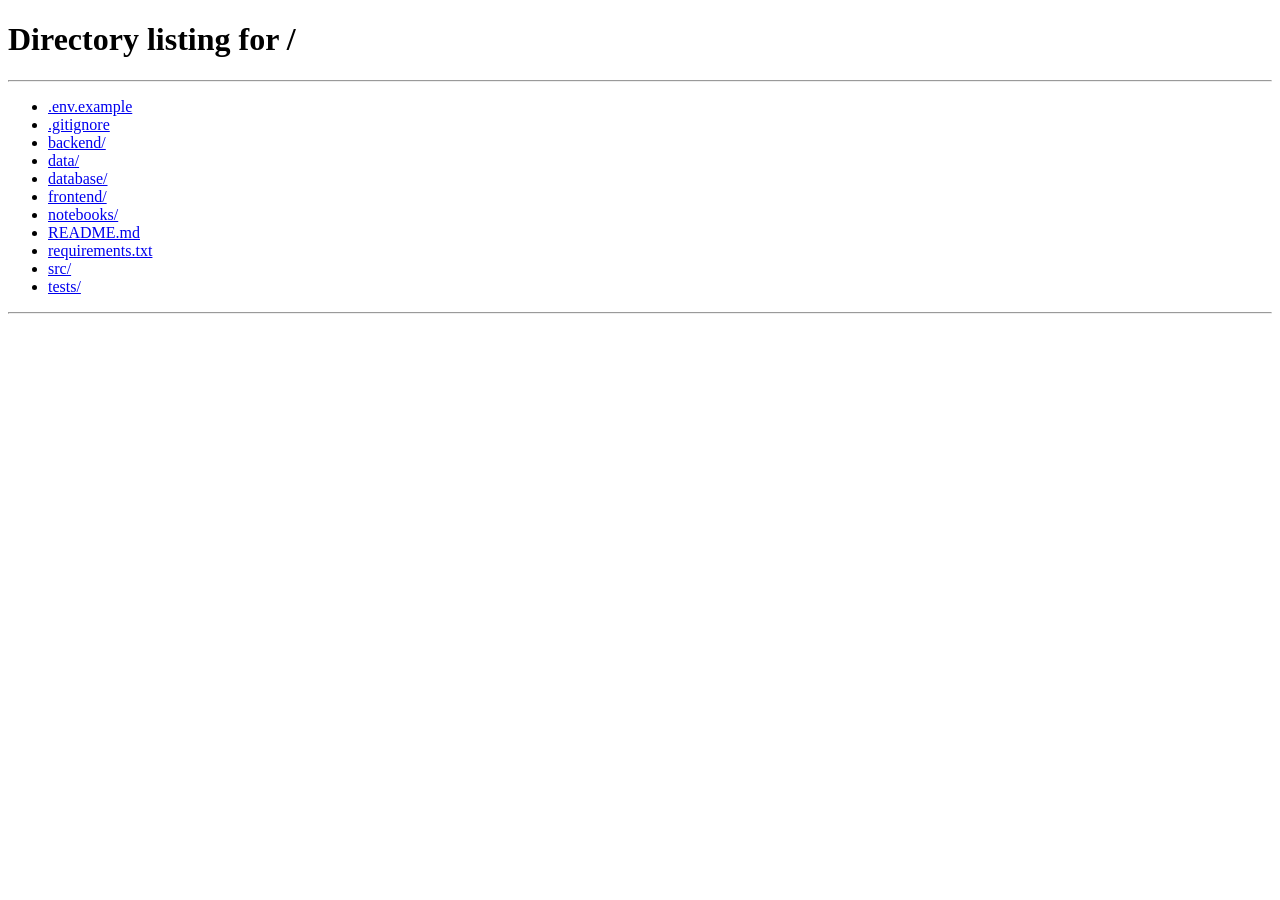
<file: frontend/buyer.html>
<!DOCTYPE html>
<html lang="en">

<head>
  <meta charset="UTF-8" />
  <meta name="viewport" content="width=device-width, initial-scale=1.0" />
  <title>AURA — AI Virtual Fitting Studio</title>
  <meta name="description"
    content="AURA AI Virtual Try-On Studio. Upload person and garment images to generate high-resolution try-on results in real time." />
  <link rel="preconnect" href="https://fonts.googleapis.com" />
  <link rel="preconnect" href="https://fonts.gstatic.com" crossorigin />
  <link
    href="https://fonts.googleapis.com/css2?family=Inter:wght@400;500;600;700&family=Outfit:wght@500;600;700;800&display=swap"
    rel="stylesheet" />

  <style>
    /* =========================================================
       AURA DESIGN SYSTEM — SINGLE-SCREEN VIRTUAL STUDIO
       ========================================================= */
    :root {
      --bg-base: #e9edf5;
      --bg-surface: #dde3ee;
      --bg-card: #ffffff;
      --bg-card-inner: #f1f5fa;
      --border-subtle: rgba(15, 23, 42, 0.12);
      --border-glow: rgba(37, 99, 235, 0.35);
      --border-focus: rgba(13, 148, 136, 0.40);

      --v: #2563eb;
      --p: #7c3aed;
      --c: #0d9488;
      --g: #059669;
      --red: #dc2626;

      --grad-primary: linear-gradient(135deg, #1a2c5b 0%, #2563eb 60%, #0d9488 100%);
      --grad-btn: linear-gradient(135deg, #2563eb 0%, #7c3aed 100%);
      --grad-btn-hover: linear-gradient(135deg, #1d4ed8 0%, #6d28d9 100%);

      --text-white: #0f172a;
      --text-main: #1e293b;
      --text-muted: #475569;
      --text-dim: #94a3b8;

      --font-display: 'Outfit', sans-serif;
      --font-body: 'Inter', -apple-system, BlinkMacSystemFont, sans-serif;

      --radius-sm: 8px;
      --radius-md: 14px;
      --radius-lg: 20px;

      --shadow-card: 0 4px 24px rgba(0, 0, 0, 0.07), 0 1px 6px rgba(0, 0, 0, 0.04);
      --shadow-glow: 0 4px 20px rgba(37, 99, 235, 0.18);
    }

    * {
      box-sizing: border-box;
      margin: 0;
      padding: 0;
      -webkit-font-smoothing: antialiased;
    }

    body {
      background-color: var(--bg-base);
      color: var(--text-main);
      font-family: var(--font-body);
      min-height: 100vh;
      overflow-x: hidden;
      position: relative;
    }

    .bg-glow {
      position: fixed;
      inset: 0;
      pointer-events: none;
      z-index: 0;
      overflow: hidden;
    }

    .glow-circle {
      position: absolute;
      border-radius: 50%;
      filter: blur(110px);
      opacity: 0.06;
    }

    .glow-1 {
      width: 500px;
      height: 500px;
      background: #2563eb;
      top: -100px;
      left: -100px;
    }

    .glow-2 {
      width: 550px;
      height: 550px;
      background: #0d9488;
      bottom: -150px;
      right: -100px;
    }

    .app-wrapper {
      position: relative;
      z-index: 1;
      display: flex;
      flex-direction: column;
      height: 100vh;
      max-height: 100vh;
      overflow: hidden;
    }

    /* =========================================================
       NAVBAR (DARK GLASS)
       ========================================================= */
    .navbar {
      height: 64px;
      padding: 0 32px;
      display: flex;
      align-items: center;
      justify-content: space-between;
      border-bottom: 1px solid rgba(255, 255, 255, 0.12);
      background: rgba(15, 23, 42, 0.88);
      backdrop-filter: blur(20px);
      flex-shrink: 0;
      box-shadow: 0 4px 20px rgba(0, 0, 0, 0.25);
    }

    .nav-brand {
      display: flex;
      align-items: center;
      gap: 12px;
      text-decoration: none;
    }

    .brand-icon {
      width: 36px;
      height: 36px;
      border-radius: 10px;
      background: var(--grad-primary);
      display: flex;
      align-items: center;
      justify-content: center;
      color: #fff;
      box-shadow: 0 4px 12px rgba(37, 99, 235, 0.35);
    }

    .brand-title {
      font-family: var(--font-display);
      font-size: 19px;
      font-weight: 700;
      color: #ffffff;
      letter-spacing: -0.3px;
      display: flex;
      align-items: center;
      gap: 8px;
    }

    .brand-badge {
      font-size: 10px;
      font-weight: 700;
      text-transform: uppercase;
      padding: 2px 8px;
      border-radius: 12px;
      background: rgba(37, 99, 235, 0.20);
      border: 1px solid rgba(96, 165, 250, 0.35);
      color: #93c5fd;
      letter-spacing: 0.5px;
    }

    .nav-right {
      display: flex;
      align-items: center;
      gap: 16px;
    }

    .status-badge {
      display: flex;
      align-items: center;
      gap: 7px;
      padding: 5px 12px;
      border-radius: 20px;
      background: rgba(5, 150, 105, 0.15);
      border: 1px solid rgba(5, 150, 105, 0.35);
      font-size: 12px;
      font-weight: 500;
      color: #34d399;
    }

    .status-pulse {
      width: 7px;
      height: 7px;
      border-radius: 50%;
      background: #34d399;
      box-shadow: 0 0 6px rgba(52, 211, 153, 0.6);
    }

    .user-chip {
      display: flex;
      align-items: center;
      gap: 10px;
      padding: 4px 6px 4px 10px;
      border-radius: 24px;
      background: rgba(255, 255, 255, 0.08);
      border: 1px solid rgba(255, 255, 255, 0.15);
    }

    .user-avatar-circle {
      width: 28px;
      height: 28px;
      border-radius: 50%;
      background: linear-gradient(135deg, #2563eb, #0d9488);
      display: flex;
      align-items: center;
      justify-content: center;
      font-weight: 700;
      font-size: 12px;
      color: #fff;
    }

    .user-name-text {
      font-size: 13px;
      font-weight: 600;
      color: #ffffff;
      max-width: 130px;
      overflow: hidden;
      text-overflow: ellipsis;
      white-space: nowrap;
    }

    .btn-exit {
      background: transparent;
      border: none;
      color: #94a3b8;
      cursor: pointer;
      padding: 5px 8px;
      border-radius: 6px;
      display: flex;
      align-items: center;
      gap: 5px;
      font-size: 12px;
      transition: all 0.2s;
    }

    .btn-exit:hover {
      background: rgba(220, 38, 38, 0.20);
      color: #fca5a5;
    }

    /* =========================================================
       MAIN DESKTOP WORKSPACE (SPLIT SCREEN)
       ========================================================= */
    .studio-workspace {
      flex: 1;
      display: grid;
      grid-template-columns: 1fr 1fr;
      gap: 22px;
      padding: 20px 32px;
      max-width: 1560px;
      width: 100%;
      margin: 0 auto;
      overflow: hidden;
    }

    @media (max-width: 1024px) {
      .app-wrapper {
        height: auto;
        max-height: none;
        overflow-y: auto;
      }

      .studio-workspace {
        grid-template-columns: 1fr;
        height: auto;
        overflow: visible;
        padding: 20px 18px;
      }
    }

    /* PANEL BASE */
    .studio-panel {
      background: var(--bg-card);
      border: 1px solid var(--border-subtle);
      border-radius: var(--radius-lg);
      padding: 20px;
      backdrop-filter: blur(14px);
      box-shadow: var(--shadow-card);
      display: flex;
      flex-direction: column;
      position: relative;
      overflow: hidden;
    }

    .studio-panel::before {
      content: '';
      position: absolute;
      inset: 0;
      border-radius: var(--radius-lg);
      padding: 1px;
      background: linear-gradient(145deg, rgba(37, 99, 235, 0.12), transparent 60%);
      -webkit-mask: linear-gradient(#fff 0 0) content-box, linear-gradient(#fff 0 0);
      -webkit-mask-composite: xor;
      mask-composite: exclude;
      pointer-events: none;
    }

    .panel-header {
      display: flex;
      align-items: center;
      justify-content: space-between;
      margin-bottom: 16px;
      flex-shrink: 0;
    }

    .panel-title {
      font-family: var(--font-display);
      font-size: 17px;
      font-weight: 700;
      color: #1a2c5b;
      display: flex;
      align-items: center;
      gap: 9px;
    }

    .panel-title svg {
      color: var(--v);
    }

    .panel-sub {
      font-size: 12px;
      color: var(--text-dim);
    }

    /* =========================================================
       LEFT PANEL: UPLOAD SECTION & GENERATE BUTTON
       ========================================================= */
    .left-panel {
      display: flex;
      flex-direction: column;
      justify-content: space-between;
    }

    .upload-boxes-grid {
      display: grid;
      grid-template-columns: 1fr 1fr;
      gap: 16px;
      flex: 1;
      margin-bottom: 16px;
    }

    .upload-box {
      background: var(--bg-surface);
      border: 1px solid var(--border-subtle);
      border-radius: var(--radius-md);
      padding: 14px;
      display: flex;
      flex-direction: column;
      transition: all 0.25s ease;
      position: relative;
    }

    .upload-box:hover {
      border-color: rgba(37, 99, 235, 0.30);
    }

    .upload-box.active {
      border-color: var(--border-focus);
      box-shadow: 0 0 16px rgba(13, 148, 136, 0.15);
    }

    .upload-box-head {
      display: flex;
      align-items: center;
      justify-content: space-between;
      margin-bottom: 10px;
    }

    .upload-box-label {
      font-size: 13px;
      font-weight: 600;
      color: #1a2c5b;
      display: flex;
      align-items: center;
      gap: 6px;
    }

    .upload-box-label svg {
      color: #2563eb;
    }

    .upload-badge {
      font-size: 11px;
      font-weight: 600;
      display: flex;
      align-items: center;
      gap: 4px;
      color: var(--text-dim);
    }

    .upload-badge.ready {
      color: #34d399;
    }

    /* Dropzone area */
    .dropzone-container {
      flex: 1;
      min-height: 220px;
      max-height: 260px;
      position: relative;
      border: 1.5px dashed rgba(37, 99, 235, 0.25);
      border-radius: var(--radius-sm);
      background: rgba(239, 246, 255, 0.7);
      display: flex;
      flex-direction: column;
      align-items: center;
      justify-content: center;
      padding: 14px;
      text-align: center;
      cursor: pointer;
      transition: all 0.2s ease;
    }

    .dropzone-container:hover,
    .dropzone-container.dragover {
      border-color: var(--v);
      background: rgba(37, 99, 235, 0.06);
    }

    .dropzone-container input[type="file"] {
      position: absolute;
      inset: 0;
      opacity: 0;
      cursor: pointer;
      width: 100%;
      height: 100%;
      z-index: 5;
    }

    .dropzone-icon {
      width: 44px;
      height: 44px;
      border-radius: 12px;
      background: rgba(37, 99, 235, 0.08);
      border: 1px solid rgba(37, 99, 235, 0.15);
      display: flex;
      align-items: center;
      justify-content: center;
      color: #2563eb;
      margin-bottom: 8px;
    }

    .dropzone-title {
      font-size: 12px;
      font-weight: 600;
      color: #1a2c5b;
      margin-bottom: 3px;
    }

    .dropzone-title span {
      color: #2563eb;
      text-decoration: underline;
    }

    .dropzone-hint {
      font-size: 11px;
      color: var(--text-dim);
    }

    /* Image Preview in box */
    .box-preview-wrap {
      display: none;
      flex: 1;
      min-height: 220px;
      max-height: 260px;
      position: relative;
      border-radius: var(--radius-sm);
      overflow: hidden;
      background: #05070c;
      border: 1px solid var(--border-subtle);
    }

    .box-preview-wrap.show {
      display: block;
    }

    .box-preview-img {
      width: 100%;
      height: 100%;
      object-fit: contain;
      display: block;
    }

    .preview-actions-bar {
      position: absolute;
      bottom: 0;
      left: 0;
      right: 0;
      padding: 8px 10px;
      background: linear-gradient(to top, rgba(5, 7, 12, 0.92), transparent);
      display: flex;
      align-items: center;
      justify-content: space-between;
    }

    .preview-filename {
      font-size: 11px;
      color: #fff;
      font-weight: 500;
      max-width: 100px;
      overflow: hidden;
      text-overflow: ellipsis;
      white-space: nowrap;
    }

    .btn-icon-action {
      background: rgba(255, 255, 255, 0.12);
      border: 1px solid rgba(255, 255, 255, 0.2);
      color: #fff;
      padding: 4px 8px;
      border-radius: 5px;
      font-size: 11px;
      cursor: pointer;
      display: inline-flex;
      align-items: center;
      gap: 4px;
      transition: all 0.15s;
    }

    .btn-icon-action:hover {
      background: rgba(255, 255, 255, 0.22);
    }

    .btn-icon-action.danger:hover {
      background: rgba(239, 68, 68, 0.35);
      border-color: rgba(239, 68, 68, 0.5);
    }

    /* Sample chips */
    .sample-bar {
      display: flex;
      align-items: center;
      gap: 6px;
      margin-top: 10px;
    }

    .sample-title {
      font-size: 10px;
      font-weight: 600;
      color: var(--text-dim);
      text-transform: uppercase;
      letter-spacing: 0.4px;
    }

    .btn-chip {
      background: rgba(37, 99, 235, 0.06);
      border: 1px solid var(--border-subtle);
      color: var(--text-muted);
      padding: 3px 9px;
      border-radius: 12px;
      font-size: 11px;
      font-weight: 500;
      cursor: pointer;
      display: inline-flex;
      align-items: center;
      gap: 4px;
      transition: all 0.2s;
    }

    .btn-chip:hover {
      background: rgba(37, 99, 235, 0.12);
      border-color: rgba(37, 99, 235, 0.35);
      color: #1a2c5b;
    }

    /* GENERATE BUTTON & STATUS */
    .generate-wrap {
      flex-shrink: 0;
      margin-top: 6px;
    }

    .btn-generate {
      width: 100%;
      height: 52px;
      border-radius: 26px;
      border: none;
      background: var(--grad-btn);
      color: #fff;
      font-family: var(--font-display);
      font-size: 16px;
      font-weight: 700;
      letter-spacing: 0.2px;
      cursor: pointer;
      display: flex;
      align-items: center;
      justify-content: center;
      gap: 10px;
      box-shadow: 0 8px 24px rgba(120, 87, 255, 0.4), 0 0 0 1px rgba(255, 255, 255, 0.15) inset;
      transition: all 0.25s cubic-bezier(0.16, 1, 0.3, 1);
      position: relative;
      overflow: hidden;
    }

    .btn-generate:hover:not(:disabled) {
      background: var(--grad-btn-hover);
      transform: translateY(-2px);
      box-shadow: 0 12px 30px rgba(120, 87, 255, 0.55), 0 0 20px rgba(217, 70, 239, 0.35);
    }

    .btn-generate:disabled {
      opacity: 0.45;
      cursor: not-allowed;
      background: #e2e8f0;
      box-shadow: none;
      border: 1px solid var(--border-subtle);
      color: var(--text-dim);
    }

    .gen-status-bar {
      margin-top: 10px;
      display: flex;
      align-items: center;
      justify-content: space-between;
      min-height: 20px;
    }

    .gen-hint {
      font-size: 12px;
      color: var(--text-dim);
    }

    .gen-hint.ready {
      color: #34d399;
      font-weight: 500;
    }

    /* In-button / Inline Loader */
    .loader-inline {
      display: none;
      align-items: center;
      gap: 8px;
      font-size: 13px;
      color: #c4b5fd;
    }

    .loader-inline.show {
      display: flex;
    }

    .spinner-sm {
      width: 16px;
      height: 16px;
      border-radius: 50%;
      border: 2px solid rgba(255, 255, 255, 0.2);
      border-top-color: #fff;
      animation: spin 0.8s linear infinite;
    }

    @keyframes spin {
      to {
        transform: rotate(360deg);
      }
    }

    /* =========================================================
       RIGHT PANEL: FINAL GENERATED IMAGE DISPLAY
       ========================================================= */
    .right-panel {
      display: flex;
      flex-direction: column;
      justify-content: space-between;
    }

    .output-frame {
      flex: 1;
      width: 100%;
      min-height: 380px;
      background: var(--bg-surface);
      border: 1px solid var(--border-subtle);
      border-radius: var(--radius-md);
      display: flex;
      flex-direction: column;
      align-items: center;
      justify-content: center;
      position: relative;
      overflow: hidden;
    }

    /* Placeholder state before generation */
    .output-placeholder {
      display: flex;
      flex-direction: column;
      align-items: center;
      justify-content: center;
      text-align: center;
      padding: 30px;
      gap: 12px;
    }

    .placeholder-icon-box {
      width: 68px;
      height: 68px;
      border-radius: 20px;
      background: rgba(37, 99, 235, 0.08);
      border: 1px solid rgba(37, 99, 235, 0.20);
      display: flex;
      align-items: center;
      justify-content: center;
      color: #2563eb;
    }

    .placeholder-title {
      font-family: var(--font-display);
      font-size: 18px;
      font-weight: 700;
      color: #1a2c5b;
    }

    .placeholder-desc {
      font-size: 13px;
      color: var(--text-dim);
      max-width: 320px;
      line-height: 1.5;
    }

    /* Final Output Image Display */
    .output-image-wrap {
      display: none;
      width: 100%;
      height: 100%;
      position: relative;
      animation: fadeIn 0.4s ease forwards;
    }

    .output-image-wrap.show {
      display: flex;
      align-items: center;
      justify-content: center;
    }

    @keyframes fadeIn {
      from {
        opacity: 0;
        transform: scale(0.98);
      }

      to {
        opacity: 1;
        transform: scale(1);
      }
    }

    .output-img {
      width: 100%;
      height: 100%;
      object-fit: contain;
      display: block;
      border-radius: var(--radius-md);
    }

    /* Output Card Bottom Action Bar */
    .output-actions-bar {
      display: none;
      align-items: center;
      justify-content: space-between;
      margin-top: 14px;
      flex-shrink: 0;
    }

    .output-actions-bar.show {
      display: flex;
    }

    .output-meta-text {
      font-size: 12px;
      color: var(--text-dim);
      display: flex;
      align-items: center;
      gap: 6px;
    }

    .output-buttons-group {
      display: flex;
      align-items: center;
      gap: 10px;
    }

    .btn-action-primary {
      background: var(--grad-btn);
      border: none;
      color: #fff;
      padding: 9px 18px;
      border-radius: 20px;
      font-size: 13px;
      font-weight: 600;
      cursor: pointer;
      display: inline-flex;
      align-items: center;
      gap: 7px;
      text-decoration: none;
      box-shadow: 0 4px 14px rgba(120, 87, 255, 0.35);
      transition: all 0.2s;
    }

    .btn-action-primary:hover {
      background: var(--grad-btn-hover);
      transform: translateY(-1px);
      box-shadow: 0 6px 18px rgba(37, 99, 235, 0.35);
    }

    .btn-action-secondary {
      background: var(--bg-surface);
      border: 1px solid var(--border-subtle);
      color: var(--text-main);
      padding: 9px 16px;
      border-radius: 20px;
      font-size: 13px;
      font-weight: 600;
      cursor: pointer;
      display: inline-flex;
      align-items: center;
      gap: 7px;
      transition: all 0.2s;
    }

    .btn-action-secondary:hover {
      background: rgba(37, 99, 235, 0.08);
      border-color: rgba(37, 99, 235, 0.25);
    }

    /* Toast */
    .toast {
      position: fixed;
      bottom: 24px;
      right: 24px;
      padding: 10px 18px;
      border-radius: 10px;
      background: rgba(255, 255, 255, 0.98);
      border: 1px solid var(--border-subtle);
      color: var(--text-main);
      font-size: 13px;
      font-weight: 500;
      display: flex;
      align-items: center;
      gap: 8px;
      z-index: 300;
      transform: translateY(80px);
      opacity: 0;
      transition: all 0.25s cubic-bezier(0.16, 1, 0.3, 1);
      box-shadow: 0 4px 20px rgba(0, 0, 0, 0.12);
    }

    .toast.show {
      transform: translateY(0);
      opacity: 1;
    }

    .toast.error {
      border-color: rgba(220, 38, 38, 0.35);
      background: #fff5f5;
      color: var(--red);
    }

    .toast.success {
      border-color: rgba(5, 150, 105, 0.35);
      background: #f0fdf4;
      color: var(--g);
    }
  </style>
</head>

<body>

  <!-- Ambient Light Orbs -->
  <div class="bg-glow">
    <div class="glow-circle glow-1"></div>
    <div class="glow-circle glow-2"></div>
  </div>

  <div class="app-wrapper">

    <!-- NAVBAR -->
    <header class="navbar">
      <a href="/" class="nav-brand">
        <div class="brand-icon">
          <!-- Vector Diamond/Studio Monogram -->
          <svg width="20" height="20" viewBox="0 0 24 24" fill="none" stroke="currentColor" stroke-width="2.2"
            stroke-linecap="round" stroke-linejoin="round">
            <path d="M6 3h12l4 6-10 12L2 9z"></path>
          </svg>
        </div>
        <div class="brand-title">
          AURA
          <span class="brand-badge">VIRTUAL STUDIO</span>
        </div>
      </a>

      <div class="nav-right">
        <div class="status-badge">
          <span class="status-pulse"></span>
          <span>Neural Engine Active</span>
        </div>

        <div class="user-chip">
          <div class="user-avatar-circle" id="userInitial">B</div>
          <span class="user-name-text" id="topUserName">Buyer</span>
          <button class="btn-exit" onclick="logout()" title="Exit Studio">
            <svg width="14" height="14" viewBox="0 0 24 24" fill="none" stroke="currentColor" stroke-width="2"
              stroke-linecap="round" stroke-linejoin="round">
              <path d="M9 21H5a2 2 0 0 1-2-2V5a2 2 0 0 1 2-2h4"></path>
              <polyline points="16 17 21 12 16 7"></polyline>
              <line x1="21" y1="12" x2="9" y2="12"></line>
            </svg>
            <span>Exit</span>
          </button>
        </div>
      </div>
    </header>

    <!-- SINGLE SCREEN WORKSPACE -->
    <main class="studio-workspace">

      <!-- ================= LEFT PANEL: UPLOADS & GENERATE ================= -->
      <section class="studio-panel left-panel">
        <div class="panel-header">
          <div>
            <h2 class="panel-title">
              <svg width="18" height="18" viewBox="0 0 24 24" fill="none" stroke="currentColor" stroke-width="2"
                stroke-linecap="round" stroke-linejoin="round">
                <rect x="3" y="3" width="18" height="18" rx="2" ry="2"></rect>
                <circle cx="8.5" cy="8.5" r="1.5"></circle>
                <polyline points="21 15 16 10 5 21"></polyline>
              </svg>
              Upload Images
            </h2>
            <p class="panel-sub">Select your photo and the garment you wish to try on</p>
          </div>
        </div>

        <!-- 2 UPLOAD BOXES -->
        <div class="upload-boxes-grid">

          <!-- BOX 1: PERSON IMAGE -->
          <div class="upload-box" id="personBox">
            <div class="upload-box-head">
              <span class="upload-box-label">
                <svg width="16" height="16" viewBox="0 0 24 24" fill="none" stroke="currentColor" stroke-width="2"
                  stroke-linecap="round" stroke-linejoin="round">
                  <path d="M20 21v-2a4 4 0 0 0-4-4H8a4 4 0 0 0-4 4v2"></path>
                  <circle cx="12" cy="7" r="4"></circle>
                </svg>
                1. Person Photo
              </span>
              <span class="upload-badge" id="personBadge">Not loaded</span>
            </div>

            <!-- Dropzone -->
            <div class="dropzone-container" id="personDropzone">
              <input type="file" id="personInput" accept="image/png, image/jpeg, image/webp" />
              <div class="dropzone-icon">
                <svg width="22" height="22" viewBox="0 0 24 24" fill="none" stroke="currentColor" stroke-width="2"
                  stroke-linecap="round" stroke-linejoin="round">
                  <path d="M4 14.899A7 7 0 1 1 15.71 8h1.79a4.5 4.5 0 0 1 2.5 8.242"></path>
                  <path d="M12 12v9"></path>
                  <path d="m16 16-4-4-4 4"></path>
                </svg>
              </div>
              <div class="dropzone-title">Drop photo or <span>Browse</span></div>
              <div class="dropzone-hint">JPG, PNG, WebP</div>
            </div>

            <!-- Preview -->
            <div class="box-preview-wrap" id="personPreviewWrap">
              <img id="personPreviewImg" class="box-preview-img" alt="Person Preview" />
              <div class="preview-actions-bar">
                <span class="preview-filename" id="personFileName">person.jpg</span>
                <button type="button" class="btn-icon-action danger" onclick="removePerson()">
                  <svg width="13" height="13" viewBox="0 0 24 24" fill="none" stroke="currentColor" stroke-width="2"
                    stroke-linecap="round" stroke-linejoin="round">
                    <line x1="18" y1="6" x2="6" y2="18"></line>
                    <line x1="6" y1="6" x2="18" y2="18"></line>
                  </svg>
                  Remove
                </button>
              </div>
            </div>

            <!-- Quick sample -->
            <div class="sample-bar">
              <span class="sample-title">Sample:</span>
              <button type="button" class="btn-chip" onclick="loadSample('male')">Male Model</button>
              <button type="button" class="btn-chip" onclick="loadSample('female')">Female Model</button>
            </div>
          </div>

          <!-- BOX 2: GARMENT IMAGE -->
          <div class="upload-box" id="clothBox">
            <div class="upload-box-head">
              <span class="upload-box-label">
                <svg width="16" height="16" viewBox="0 0 24 24" fill="none" stroke="currentColor" stroke-width="2"
                  stroke-linecap="round" stroke-linejoin="round">
                  <path
                    d="M20.38 3.46 16 2a4 4 0 0 1-8 0L3.62 3.46a2 2 0 0 0-1.34 2.23l.58 3.47a1 1 0 0 0 .99.84H6v10a2 2 0 0 0 2 2h8a2 2 0 0 0 2-2V10h2.15a1 1 0 0 0 .99-.84l.58-3.47a2 2 0 0 0-1.34-2.23z">
                  </path>
                </svg>
                2. Clothing Garment
              </span>
              <span class="upload-badge" id="clothBadge">Not loaded</span>
            </div>

            <!-- Dropzone -->
            <div class="dropzone-container" id="clothDropzone">
              <input type="file" id="clothInput" accept="image/png, image/jpeg, image/webp" />
              <div class="dropzone-icon">
                <svg width="22" height="22" viewBox="0 0 24 24" fill="none" stroke="currentColor" stroke-width="2"
                  stroke-linecap="round" stroke-linejoin="round">
                  <path d="M4 14.899A7 7 0 1 1 15.71 8h1.79a4.5 4.5 0 0 1 2.5 8.242"></path>
                  <path d="M12 12v9"></path>
                  <path d="m16 16-4-4-4 4"></path>
                </svg>
              </div>
              <div class="dropzone-title">Drop garment or <span>Browse</span></div>
              <div class="dropzone-hint">PNG, JPG, WebP</div>
            </div>

            <!-- Preview -->
            <div class="box-preview-wrap" id="clothPreviewWrap">
              <img id="clothPreviewImg" class="box-preview-img" alt="Garment Preview" />
              <div class="preview-actions-bar">
                <span class="preview-filename" id="clothFileName">garment.png</span>
                <button type="button" class="btn-icon-action danger" onclick="removeCloth()">
                  <svg width="13" height="13" viewBox="0 0 24 24" fill="none" stroke="currentColor" stroke-width="2"
                    stroke-linecap="round" stroke-linejoin="round">
                    <line x1="18" y1="6" x2="6" y2="18"></line>
                    <line x1="6" y1="6" x2="18" y2="18"></line>
                  </svg>
                  Remove
                </button>
              </div>
            </div>

            <!-- Quick sample -->
            <div class="sample-bar">
              <span class="sample-title">Sample:</span>
              <button type="button" class="btn-chip" onclick="loadSample('jacket')">Navy Jacket</button>
              <button type="button" class="btn-chip" onclick="loadSample('hoodie')">Emerald Hoodie</button>
            </div>
          </div>

        </div>

        <!-- GENERATE BUTTON AREA -->
        <div class="generate-wrap">
          <button id="generateBtn" class="btn-generate" onclick="generateTryOn()" disabled>
            <svg width="18" height="18" viewBox="0 0 24 24" fill="none" stroke="currentColor" stroke-width="2.2"
              stroke-linecap="round" stroke-linejoin="round">
              <path
                d="m12 3-1.912 5.813a2 2 0 0 1-1.275 1.275L3 12l5.813 1.912a2 2 0 0 1 1.275 1.275L12 21l1.912-5.813a2 2 0 0 1 1.275-1.275L21 12l-5.813-1.912a2 2 0 0 1-1.275-1.275L12 3Z">
              </path>
            </svg>
            <span id="genBtnText">Generate Virtual Try-On</span>
          </button>

          <div class="gen-status-bar">
            <span class="gen-hint" id="genHint">Upload both images to enable generation</span>
            <div class="loader-inline" id="genLoader">
              <div class="spinner-sm"></div>
              <span id="genLoaderText">Processing neural try-on...</span>
            </div>
          </div>
        </div>

      </section>

      <!-- ================= RIGHT PANEL: FINAL GENERATED IMAGE ================= -->
      <section class="studio-panel right-panel">
        <div class="panel-header">
          <div>
            <h2 class="panel-title">
              <svg width="18" height="18" viewBox="0 0 24 24" fill="none" stroke="currentColor" stroke-width="2"
                stroke-linecap="round" stroke-linejoin="round">
                <polygon
                  points="12 2 15.09 8.26 22 9.27 17 14.14 18.18 21.02 12 17.77 5.82 21.02 7 14.14 2 9.27 8.91 8.26 12 2">
                </polygon>
              </svg>
              Virtual Try-On Result
            </h2>
            <p class="panel-sub">High-resolution AI fitted garment preview</p>
          </div>
        </div>

        <!-- OUTPUT CONTAINER -->
        <div class="output-frame" id="outputFrame">

          <!-- INITIAL PLACEHOLDER -->
          <div class="output-placeholder" id="outputPlaceholder">
            <div class="placeholder-icon-box">
              <svg width="32" height="32" viewBox="0 0 24 24" fill="none" stroke="currentColor" stroke-width="1.8"
                stroke-linecap="round" stroke-linejoin="round">
                <path
                  d="M20.38 3.46 16 2a4 4 0 0 1-8 0L3.62 3.46a2 2 0 0 0-1.34 2.23l.58 3.47a1 1 0 0 0 .99.84H6v10a2 2 0 0 0 2 2h8a2 2 0 0 0 2-2V10h2.15a1 1 0 0 0 .99-.84l.58-3.47a2 2 0 0 0-1.34-2.23z">
                </path>
              </svg>
            </div>
            <div class="placeholder-title">Final Image Display</div>
            <p class="placeholder-desc">
              Upload a person photo and clothing item on the left panel, then click <strong>Generate Virtual
                Try-On</strong> to preview the output here.
            </p>
          </div>

          <!-- GENERATED IMAGE -->
          <div class="output-image-wrap" id="outputImageWrap">
            <img id="finalResultImg" class="output-img" alt="Virtual Try-On Final Output" />
          </div>

        </div>

        <!-- ACTION BAR BELOW IMAGE -->
        <div class="output-actions-bar" id="outputActionsBar">
          <span class="output-meta-text">
            <svg width="14" height="14" viewBox="0 0 24 24" fill="none" stroke="#10b981" stroke-width="2.5"
              stroke-linecap="round" stroke-linejoin="round">
              <polyline points="20 6 9 17 4 12"></polyline>
            </svg>
            <span>Rendering Complete</span>
          </span>

          <div class="output-buttons-group">
            <a id="btnDownload" href="#" download="aura_tryon_result.jpg" class="btn-action-primary">
              <svg width="15" height="15" viewBox="0 0 24 24" fill="none" stroke="currentColor" stroke-width="2"
                stroke-linecap="round" stroke-linejoin="round">
                <path d="M21 15v4a2 2 0 0 1-2 2H5a2 2 0 0 1-2-2v-4"></path>
                <polyline points="7 10 12 15 17 10"></polyline>
                <line x1="12" y1="15" x2="12" y2="3"></line>
              </svg>
              <span>Download Image</span>
            </a>
            <button type="button" class="btn-action-secondary" onclick="tryAnother()">
              <svg width="15" height="15" viewBox="0 0 24 24" fill="none" stroke="currentColor" stroke-width="2"
                stroke-linecap="round" stroke-linejoin="round">
                <polyline points="23 4 23 10 17 10"></polyline>
                <path d="M20.49 15a9 9 0 1 1-2.12-9.36L23 10"></path>
              </svg>
              <span>Try Another</span>
            </button>
          </div>
        </div>

      </section>

    </main>

  </div>

  <!-- TOAST NOTIFICATION -->
  <div class="toast" id="toast">
    <span id="toastMsg">Notification</span>
  </div>

  <script>
    /* =========================================================
       AUTHENTICATION GATE
       ========================================================= */
    (function initAuth() {
      const stored = localStorage.getItem('aura_user');
      if (!stored) {
        window.location.href = '/';
        return;
      }
      try {
        const user = JSON.parse(stored);
        const name = user.name || user.email || 'Buyer';
        document.getElementById('topUserName').textContent = name;
        document.getElementById('userInitial').textContent = name.charAt(0).toUpperCase();
      } catch (e) {
        window.location.href = '/';
      }
    })();

    function logout() {
      const u = JSON.parse(localStorage.getItem('aura_user') || '{}');
      fetch('/api/auth/logout', {
        method: 'POST',
        headers: { 'Content-Type': 'application/json' },
        body: JSON.stringify({ email: u.email })
      }).finally(() => {
        localStorage.removeItem('aura_user');
        window.location.href = '/';
      });
    }

    /* =========================================================
       FILE HANDLING & STATE
       ========================================================= */
    let personFile = null;
    let clothFile = null;

    function showToast(msg, type = 'info') {
      const toast = document.getElementById('toast');
      const text = document.getElementById('toastMsg');
      text.textContent = msg;
      toast.className = `toast show ${type}`;
      setTimeout(() => {
        toast.className = 'toast';
      }, 3500);
    }

    function setupDropzone(dropzoneId, inputId, onFile) {
      const dz = document.getElementById(dropzoneId);
      const input = document.getElementById(inputId);

      ['dragenter', 'dragover'].forEach(evt => {
        dz.addEventListener(evt, (e) => {
          e.preventDefault();
          dz.classList.add('dragover');
        });
      });

      ['dragleave', 'drop'].forEach(evt => {
        dz.addEventListener(evt, (e) => {
          e.preventDefault();
          dz.classList.remove('dragover');
        });
      });

      dz.addEventListener('drop', (e) => {
        if (e.dataTransfer.files && e.dataTransfer.files.length > 0) {
          onFile(e.dataTransfer.files[0]);
        }
      });

      input.addEventListener('change', (e) => {
        if (e.target.files && e.target.files.length > 0) {
          onFile(e.target.files[0]);
        }
      });
    }

    // Person dropzone
    setupDropzone('personDropzone', 'personInput', (file) => {
      if (!file.type.startsWith('image/')) {
        showToast('Please upload an image file.', 'error');
        return;
      }
      personFile = file;
      const reader = new FileReader();
      reader.onload = (e) => {
        document.getElementById('personPreviewImg').src = e.target.result;
        document.getElementById('personFileName').textContent = file.name;
        document.getElementById('personDropzone').style.display = 'none';
        document.getElementById('personPreviewWrap').classList.add('show');
        document.getElementById('personBox').classList.add('active');

        const badge = document.getElementById('personBadge');
        badge.className = 'upload-badge ready';
        badge.textContent = 'Photo Ready';

        updateReadyState();
      };
      reader.readAsDataURL(file);
    });

    function removePerson() {
      personFile = null;
      document.getElementById('personInput').value = '';
      document.getElementById('personPreviewWrap').classList.remove('show');
      document.getElementById('personDropzone').style.display = 'flex';
      document.getElementById('personBox').classList.remove('active');

      const badge = document.getElementById('personBadge');
      badge.className = 'upload-badge';
      badge.textContent = 'Not loaded';

      updateReadyState();
    }

    // Cloth dropzone
    setupDropzone('clothDropzone', 'clothInput', (file) => {
      if (!file.type.startsWith('image/')) {
        showToast('Please upload an image file.', 'error');
        return;
      }
      clothFile = file;
      const reader = new FileReader();
      reader.onload = (e) => {
        document.getElementById('clothPreviewImg').src = e.target.result;
        document.getElementById('clothFileName').textContent = file.name;
        document.getElementById('clothDropzone').style.display = 'none';
        document.getElementById('clothPreviewWrap').classList.add('show');
        document.getElementById('clothBox').classList.add('active');

        const badge = document.getElementById('clothBadge');
        badge.className = 'upload-badge ready';
        badge.textContent = 'Garment Ready';

        updateReadyState();
      };
      reader.readAsDataURL(file);
    });

    function removeCloth() {
      clothFile = null;
      document.getElementById('clothInput').value = '';
      document.getElementById('clothPreviewWrap').classList.remove('show');
      document.getElementById('clothDropzone').style.display = 'flex';
      document.getElementById('clothBox').classList.remove('active');

      const badge = document.getElementById('clothBadge');
      badge.className = 'upload-badge';
      badge.textContent = 'Not loaded';

      updateReadyState();
    }

    function updateReadyState() {
      const btn = document.getElementById('generateBtn');
      const hint = document.getElementById('genHint');

      if (personFile && clothFile) {
        btn.disabled = false;
        hint.textContent = 'Ready to generate';
        hint.className = 'gen-hint ready';
      } else {
        btn.disabled = true;
        hint.textContent = 'Upload both images to enable generation';
        hint.className = 'gen-hint';
      }
    }

    // Quick sample loader
    async function loadSample(type) {
      try {
        if (type === 'male' || type === 'female') {
          const fn = type === 'male' ? 'sample_model_male.jpg' : 'sample_model_female.jpg';
          const res = await fetch(`/uploads/persons/${fn}`);
          const blob = await res.blob();
          personFile = new File([blob], fn, { type: 'image/jpeg' });

          const reader = new FileReader();
          reader.onload = (e) => {
            document.getElementById('personPreviewImg').src = e.target.result;
            document.getElementById('personFileName').textContent = fn;
            document.getElementById('personDropzone').style.display = 'none';
            document.getElementById('personPreviewWrap').classList.add('show');
            document.getElementById('personBox').classList.add('active');

            const badge = document.getElementById('personBadge');
            badge.className = 'upload-badge ready';
            badge.textContent = 'Photo Ready';

            updateReadyState();
          };
          reader.readAsDataURL(blob);

        } else if (type === 'jacket' || type === 'hoodie') {
          const fn = type === 'jacket' ? 'sample_navy_jacket.png' : 'sample_emerald_hoodie.png';
          const res = await fetch(`/uploads/clothes/${fn}`);
          const blob = await res.blob();
          clothFile = new File([blob], fn, { type: 'image/png' });

          const reader = new FileReader();
          reader.onload = (e) => {
            document.getElementById('clothPreviewImg').src = e.target.result;
            document.getElementById('clothFileName').textContent = fn;
            document.getElementById('clothDropzone').style.display = 'none';
            document.getElementById('clothPreviewWrap').classList.add('show');
            document.getElementById('clothBox').classList.add('active');

            const badge = document.getElementById('clothBadge');
            badge.className = 'upload-badge ready';
            badge.textContent = 'Garment Ready';

            updateReadyState();
          };
          reader.readAsDataURL(blob);
        }
      } catch (err) {
        showToast('Could not load sample image.', 'error');
      }
    }

    /* =========================================================
       GENERATE VIRTUAL TRY-ON
       ========================================================= */
    let tryonProgressTimer = null;

    async function generateTryOn() {
      if (!personFile || !clothFile) return;

      const btn = document.getElementById('generateBtn');
      const btnText = document.getElementById('genBtnText');
      const loader = document.getElementById('genLoader');
      const loaderText = document.getElementById('genLoaderText');
      const hint = document.getElementById('genHint');
      const placeholder = document.getElementById('outputPlaceholder');
      const imgWrap = document.getElementById('outputImageWrap');
      const resultImg = document.getElementById('finalResultImg');
      const actionsBar = document.getElementById('outputActionsBar');
      const downloadBtn = document.getElementById('btnDownload');

      // Set loading state
      btn.disabled = true;
      btnText.textContent = 'Generating Try-On...';
      hint.style.display = 'none';
      loader.classList.add('show');
      loaderText.textContent = 'Connecting to IDM-VTON model space...';

      // Progressive status updates for long-running diffusion inference
      const loadingStages = [
        { after: 4000, text: 'Analyzing human pose and garment boundaries...' },
        { after: 10000, text: 'Running diffusion model: synthesizing realistic garment fit...' },
        { after: 20000, text: 'Draping fabric textures and matching body contours...' },
        { after: 32000, text: 'Finalizing high-resolution rendering, almost ready...' }
      ];

      let stageIdx = 0;
      clearInterval(tryonProgressTimer);
      const startTime = Date.now();
      tryonProgressTimer = setInterval(() => {
        const elapsed = Date.now() - startTime;
        while (stageIdx < loadingStages.length && elapsed >= loadingStages[stageIdx].after) {
          loaderText.textContent = loadingStages[stageIdx].text;
          stageIdx++;
        }
      }, 1000);

      const formData = new FormData();
      formData.append('person', personFile);
      formData.append('cloth', clothFile);
      formData.append('garment_des', 'a stylish clothing garment');

      // Auth header matching buyer and app session pattern
      const user = JSON.parse(localStorage.getItem('aura_user') || '{}');
      const headers = {};
      if (user.email) {
        headers['X-User-Email'] = user.email;
      }

      try {
        const response = await fetch('/api/buyer/virtual-tryon', {
          method: 'POST',
          headers: headers,
          body: formData
        });

        const data = await response.json();

        if (!response.ok || !data.success) {
          throw new Error(data.error || 'Failed to generate virtual try-on.');
        }

        const finalUrl = data.tryon_url || data.result_url;
        if (!finalUrl) {
          throw new Error('No try-on image URL returned by the service.');
        }

        // Render result image on right side
        resultImg.src = finalUrl + '?t=' + Date.now();
        downloadBtn.href = finalUrl;

        placeholder.style.display = 'none';
        imgWrap.classList.add('show');
        actionsBar.classList.add('show');

        showToast(data.message || 'Virtual Try-On generated successfully!', 'success');

      } catch (err) {
        showToast(err.message, 'error');
      } finally {
        clearInterval(tryonProgressTimer);
        btn.disabled = false;
        btnText.textContent = 'Generate Virtual Try-On';
        hint.style.display = 'block';
        loader.classList.remove('show');
      }
    }

    function tryAnother() {
      removeCloth();
      showToast('Select another garment on the left to try on.', 'info');
    }
  </script>
</body>

</html>
</file>
